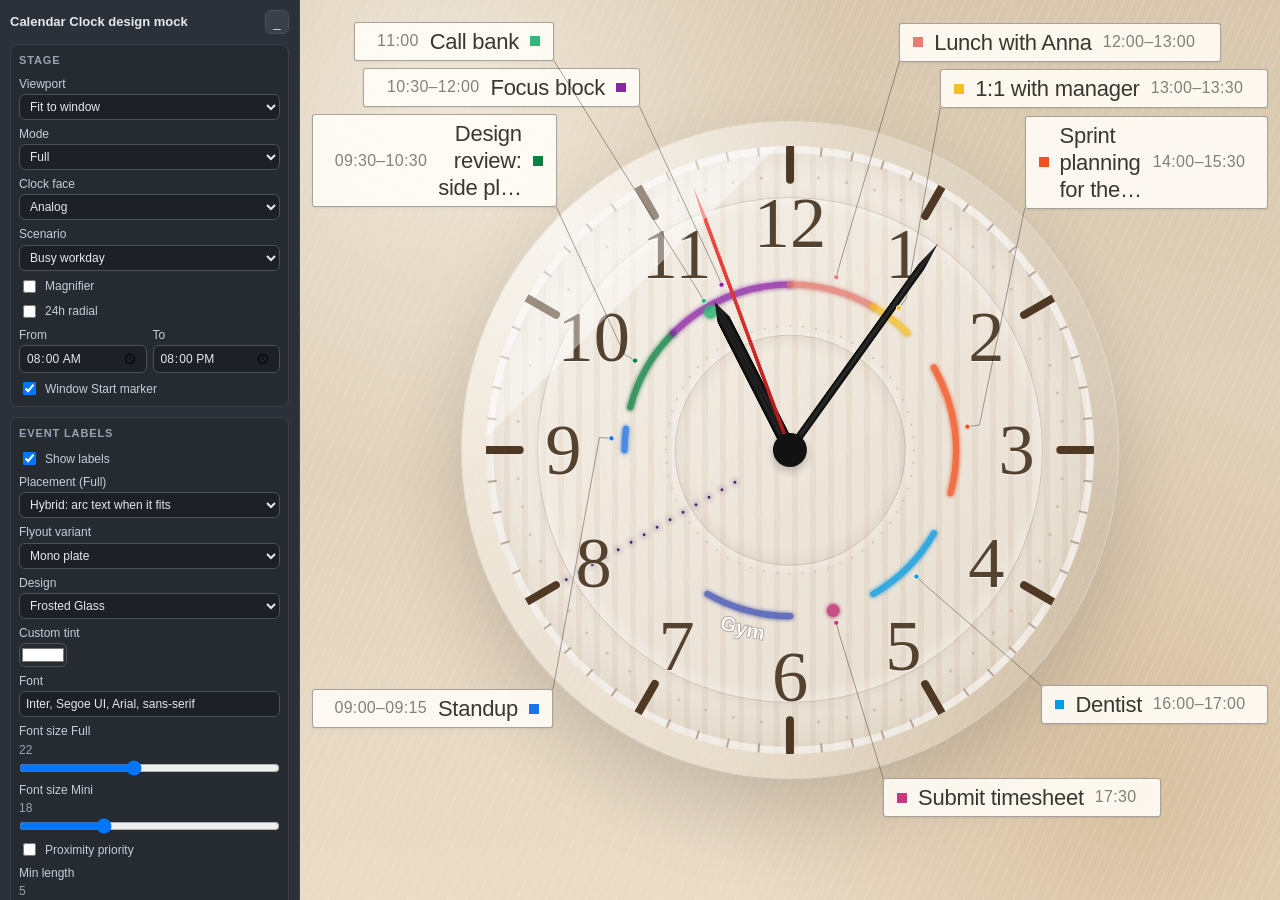
<file: test/design-mock/index.html>
<!DOCTYPE html>
<html lang="en">
<head>
    <meta charset="UTF-8" />
    <meta name="viewport" content="width=device-width, initial-scale=1.0" />
    <title>Calendar Clock — Design Mock</title>
    <link rel="stylesheet" href="design-mock.css" />
</head>
<body>
    <aside class="mock-panel" id="mockPanel" aria-label="Design mock controls">
        <header class="mock-panel-header">
            <strong>Calendar Clock design mock</strong>
            <button type="button" id="mockCollapse" title="Collapse or expand the panel">_</button>
        </header>

        <section class="mock-group">
            <h2>Stage</h2>
            <label>Viewport
                <select id="mockViewport">
                    <option value="fit">Fit to window</option>
                    <option value="1920x1080">1920 × 1080</option>
                    <option value="1664x874">1664 × 874</option>
                    <option value="1366x768">1366 × 768</option>
                    <option value="2560x1440">2560 × 1440</option>
                    <option value="4000x2178">4000 × 2178</option>
                </select>
            </label>
            <label>Mode
                <select id="mockMode">
                    <option value="full">Full</option>
                    <option value="mini">Mini</option>
                </select>
            </label>
            <label>Clock face <select id="mockFace"></select></label>
            <label>Scenario <select id="mockScenario"></select></label>
            <label class="mock-toggle"><input type="checkbox" id="mockMagnifier"> Magnifier</label>
            <label class="mock-toggle"><input type="checkbox" id="mockRadial24"> 24h radial</label>
            <div class="mock-row">
                <label>From <input type="time" id="mockWindowStart" value="08:00"></label>
                <label>To <input type="time" id="mockWindowEnd" value="20:00"></label>
            </div>
            <label class="mock-toggle"><input type="checkbox" id="mockWindowMarker" checked> Window Start marker</label>
        </section>

        <section class="mock-group">
            <h2>Event labels</h2>
            <label class="mock-toggle"><input type="checkbox" id="mockLabels" checked> Show labels</label>
            <label>Placement (Full)
                <select id="mockPlacement">
                    <option value="hybrid">Hybrid: arc text when it fits</option>
                    <option value="flyout">Flyouts only</option>
                    <option value="arc">Arc text only</option>
                </select>
            </label>
            <label>Flyout variant
                <select id="mockFlyoutVariant">
                    <option value="mono">Mono plate</option>
                    <option value="ledger">Ledger rows</option>
                    <option value="engraved">Engraved capitals</option>
                </select>
            </label>
            <label>Design
                <select id="mockLabelStyle">
                    <option value="glass">Frosted Glass</option>
                    <option value="ink">Paper Tag</option>
                    <option value="glow">Night Signal</option>
                    <option value="color">Event Wash</option>
                    <option value="custom">Custom Tint</option>
                </select>
            </label>
            <label>Custom tint <input type="color" id="mockCustomColor" value="#ffffff"></label>
            <label>Font <input type="text" id="mockFontFamily" value="Inter, Segoe UI, Arial, sans-serif"></label>
            <label>Font size Full <output id="mockFontSizeFullOut">22</output>
                <input type="range" id="mockFontSizeFull" min="8" max="40" value="22"></label>
            <label>Font size Mini <output id="mockFontSizeMiniOut">18</output>
                <input type="range" id="mockFontSizeMini" min="8" max="40" value="18"></label>
            <label class="mock-toggle"><input type="checkbox" id="mockProximity"> Proximity priority</label>
            <label>Min length <output id="mockMinLengthOut">5</output>
                <input type="range" id="mockMinLength" min="1" max="20" value="5"></label>
            <label>Shorten threshold <output id="mockShortenOut">250</output>
                <input type="range" id="mockShorten" min="50" max="305" step="5" value="250"></label>
            <label>Anchor
                <select id="mockAnchor">
                    <option value="center">Center</option>
                    <option value="start">Start</option>
                    <option value="end">End</option>
                </select>
            </label>
            <label>Opacity <output id="mockOpacityOut">100</output>
                <input type="range" id="mockOpacity" min="10" max="100" value="100"></label>
            <label>Arc distance <output id="mockArcDistanceOut">12</output>
                <input type="range" id="mockArcDistance" min="0" max="60" value="12"></label>
        </section>

        <section class="mock-group">
            <h2>Arcs</h2>
            <label class="mock-toggle"><input type="checkbox" id="mockArcs" checked> Show arcs</label>
            <label>Density <output id="mockDensityOut">50</output>
                <input type="range" id="mockDensity" min="0" max="100" value="50"></label>
            <label>Thickness <output id="mockThicknessOut">60</output>
                <input type="range" id="mockThickness" min="0" max="100" value="60"></label>
            <label>Gap <output id="mockGapOut">0</output>
                <input type="range" id="mockGap" min="0" max="100" value="0"></label>
            <label class="mock-toggle"><input type="checkbox" id="mockNonOverlapping"> Same-level non-overlapping</label>
        </section>

        <section class="mock-group mock-actions">
            <button type="button" id="mockReload" title="Reload the clock frame with the current settings">Reload frame</button>
            <button type="button" id="mockReset" title="Forget saved mock settings">Reset settings</button>
            <div class="mock-status" id="mockStatus">Loading…</div>
        </section>
    </aside>

    <main class="mock-stage" id="mockStage">
        <div class="mock-frame-box" id="mockFrameBox">
            <iframe id="mockFrame" title="Calendar Clock frame"></iframe>
        </div>
    </main>

    <script src="../../src/providers/provider-registry.js"></script>
    <script src="../../src/temporal-projection/temporal-projection.js"></script>
    <script src="scenarios.js"></script>
    <script src="design-mock.js"></script>
</body>
</html>
</file>
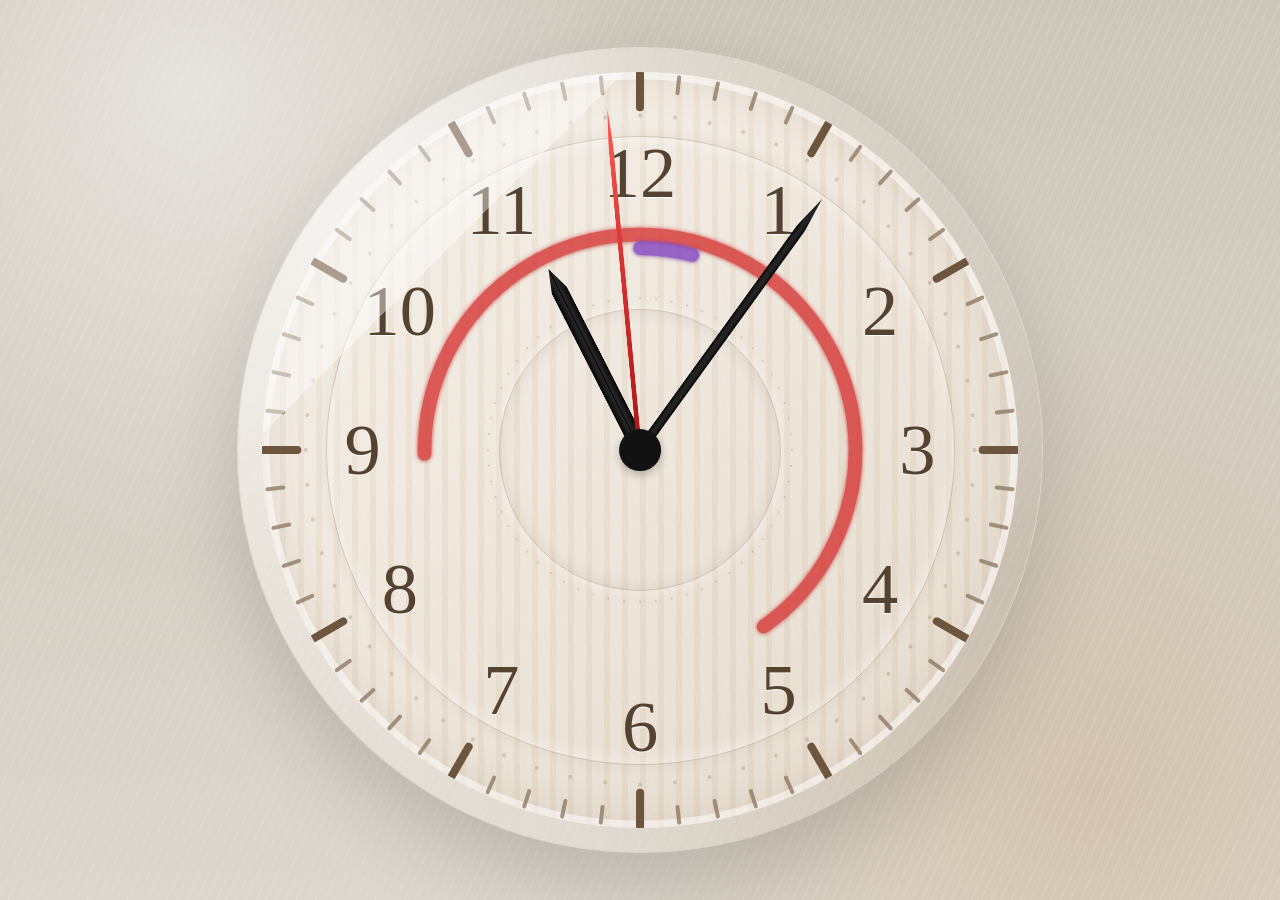
<file: glass clock.html>
<!DOCTYPE html>
<html lang="en">

<head>
    <meta charset="UTF-8" />
    <meta name="viewport" content="width=device-width, initial-scale=1.0" />
    <title>Liquid Glass Clock</title>
    <style>
        /* ============================================================
           ARCHITECTURE OVERVIEW
           ============================================================
           This page renders an analog clock with a "liquid glass"
           magnifying-lens effect that follows the cursor.

           LAYER STACK (inside .stage):
             1. .clock              – the base clock (face, rim, hands, ticks, numbers, arcs)
             2. .magnifier          – floating lens that appears on hover / auto-animation
                └ .lens-window      – circular viewport with overflow:hidden
                  └ .magnified-content  – clips & filters the magnified scene
                    └ .magnified-clock  – a CLONE of .clock, scaled by MAGNIFY
                  └ .liquid-glass-*     – refraction / tint overlays
                  └ .lens-shine         – specular highlight

           TEXTURE SYSTEM:
             • --page-texture / --page-bg-base  → body & magnified-content background
             • --face-texture                   → fine diagonal lines on the clock face
             • The solid face color is applied via a linear-gradient shim
               (plain colors are invalid as non-final background-image layers)

           IMPORTANT FOR STYLE CHANGES:
             • .magnified-clock carries class "clock" so it inherits ALL .clock
               styles (border, background layers, pseudo-elements). Do NOT add
               background overrides on .magnified-clock or the textures will
               diverge from the base clock.
             • The outer rim is a translucent wash, not a metallic ring.
               See --rim-highlight / --rim-shadow tokens.
             • Clock internals (ticks, numbers, hands) are built by JS in
               buildClockFace() for BOTH .clock and .magnified-clock using
               the same clockSize value.
           ============================================================ */

        /* --- Reset ------------------------------------------------- */
        *,
        *::before,
        *::after {
            box-sizing: border-box;
            margin: 0;
            padding: 0;
        }

        /* --- Design tokens ----------------------------------------- */
        :root {
            /* Rim wash: translucent cream/gray, top-left highlight */
            --rim-highlight: rgba(255, 255, 255, .68);
            --rim-mid: rgba(239, 234, 225, .44);
            --rim-shadow: rgba(176, 168, 156, .26);

            /* Solid face base color (cream) */
            --face: #eee7dc;

            /* Rim dimensions */
            --rim-width: clamp(9px, 2.7vmin, 24px);

            /* Texture angles – tweak these to change the "linen" direction */
            --page-texture-angle: 115deg;
            --face-texture-angle: 82deg;

            /* Page background: subtle linen lines over a soft gradient */
            --page-texture:
                repeating-linear-gradient(var(--page-texture-angle),
                    rgba(255, 255, 255, .12) 0 1px,
                    transparent 1px 9px);

            --page-bg-base:
                radial-gradient(circle at 15% 10%, rgba(255, 255, 255, .50), transparent 34%),
                radial-gradient(circle at 85% 88%, rgba(184, 141, 90, .24), transparent 36%),
                linear-gradient(180deg, #cdc6ba 0%, #dcd6cc 100%);

            /* Clock face texture: fine diagonal white lines */
            --face-texture:
                repeating-linear-gradient(var(--face-texture-angle),
                    rgba(255, 255, 255, .10) 0 1px,
                    transparent 1px 8px);

            --face-grain:
                repeating-linear-gradient(90deg,
                    rgba(184, 141, 90, .10) 0 6px,
                    rgba(255, 255, 255, 0) 6px 18px);

            /* Composed page background (texture + base) */
            --page-bg: var(--page-texture), var(--page-bg-base);

            /* Miscellaneous tokens */
            --ink: #111111;
            --second: #d5312f;
            --lens-size: 550px;
            --magnify: 1.55;
            --clock-margin: 48px;
        }

        /* --- Page layout ------------------------------------------- */
        html {
            width: 100%;
            height: 100%;
        }

        body {
            width: 100%;
            min-height: 100vh;
            min-height: 100dvh;
            display: grid;
            place-items: center;
            overflow: hidden;
            background: var(--page-bg);
            font-family: Georgia, "Times New Roman", serif;
        }

        /* --- Stage: square container that holds clock + magnifier -- */
        .stage {
            position: relative;
            width: min(calc(100vw - var(--clock-margin) - var(--clock-margin)),
                    calc(100vh - var(--clock-margin) - var(--clock-margin)));
            height: min(calc(100vw - var(--clock-margin) - var(--clock-margin)),
                    calc(100vh - var(--clock-margin) - var(--clock-margin)));
            display: grid;
            place-items: center;
        }

        /* --- UI controls (top-right): lens size slider, auto-interval --- */
        .lens-size-control {
            position: fixed;
            top: 16px;
            right: 16px;
            z-index: 40;
            display: grid;
            gap: 8px;
            justify-items: end;
            opacity: 0;
            transition: opacity .18s ease;
        }

        .lens-size-control:hover,
        .lens-size-control:focus-within {
            opacity: 1;
        }

        .lens-size-control input[type="range"],
        .lens-size-control input[type="text"],
        .lens-size-control button {
            width: 170px;
        }

        .lens-size-control input[type="range"] {
            cursor: pointer;
        }

        .lens-size-control input[type="text"] {
            padding: 6px 8px;
            border: 1px solid rgba(110, 85, 61, .32);
            border-radius: 8px;
            background: rgba(248, 246, 241, .9);
            color: var(--ink);
            font: 14px Georgia, "Times New Roman", serif;
            text-align: right;
        }

        .lens-size-control button {
            padding: 7px 8px;
            border: 1px solid rgba(110, 85, 61, .32);
            border-radius: 8px;
            background: rgba(184, 141, 90, .88);
            color: #fff;
            font: 14px Georgia, "Times New Roman", serif;
            cursor: pointer;
        }

        .lens-size-control button:active {
            transform: translateY(1px);
        }

        /* --- UI controls (bottom-right): time-range arc settings --- */
        .time-range-controls {
            position: fixed;
            right: 16px;
            bottom: 16px;
            z-index: 40;
            display: grid;
            gap: 8px;
            padding: 10px;
            border: 1px solid rgba(110, 85, 61, .26);
            border-radius: 12px;
            background: rgba(248, 246, 241, .88);
            box-shadow: 0 1.1vmin 2.4vmin rgba(0, 0, 0, .12);
            color: rgba(70, 51, 32, .95);
            font: 13px Georgia, "Times New Roman", serif;
            opacity: 0;
            transition: opacity .18s ease;
        }

        .time-range-controls:hover,
        .time-range-controls:focus-within {
            opacity: 1;
        }

        .time-range-row {
            display: grid;
            grid-template-columns: 74px 84px 84px;
            gap: 8px;
            align-items: center;
        }

        .time-range-toggle,
        .time-range-field {
            display: flex;
            align-items: center;
            gap: 5px;
            white-space: nowrap;
        }

        .time-range-toggle input {
            cursor: pointer;
        }

        .time-range-field input {
            width: 58px;
            padding: 4px 5px;
            border: 1px solid rgba(110, 85, 61, .30);
            border-radius: 7px;
            background: rgba(255, 255, 255, .72);
            color: var(--ink);
            font: 12px Georgia, "Times New Roman", serif;
            appearance: none;
            -webkit-appearance: none;
            -moz-appearance: textfield;
        }

        .time-range-field input[type="time"]::-webkit-calendar-picker-indicator,
        .time-range-field input[type="time"]::-webkit-clear-button,
        .time-range-field input[type="time"]::-webkit-inner-spin-button,
        .time-range-field input[type="time"]::-webkit-outer-spin-button {
            display: none;
            -webkit-appearance: none;
            opacity: 0;
        }

        .range-name {
            display: inline-flex;
            align-items: center;
            gap: 5px;
        }

        .range-name::before {
            content: "";
            width: 10px;
            height: 10px;
            border-radius: 50%;
            background: currentColor;
        }

        .range-red {
            color: #d5312f;
        }

        .range-violet {
            color: #7f3fbf;
        }

        .range-orange {
            color: #f28c28;
        }

        /* --- Clock face & translucent outer rim ---------------------
           Background layer stack (top → bottom):
             1. Highlight sheen          – subtle 140° white gradient (padding-box)
             2. Face texture             – fine diagonal linen lines   (padding-box)
             3. Face grain               – faint warm vertical weave   (padding-box)
             4. Solid face color shim    – opaque cream via gradient   (padding-box)
             5. Translucent rim wash     – subtle cream/gray edge      (border-box)
           The solid face color MUST be a linear-gradient(color,color)
           because plain colors are invalid as <bg-image> in non-final
           layers. Using a plain color here would cause the texture to
           render inconsistently (especially in the magnified clone).
           NOTE: .magnified-clock also carries this class. Do NOT add
           background overrides on .magnified-clock or textures will
           diverge from the base clock.
        --------------------------------------------------------------- */
        .clock {
            width: 100%;
            height: 100%;
            border-radius: 50%;
            position: relative;
            overflow: hidden;
            background:
                linear-gradient(140deg, rgba(255, 255, 255, .42), rgba(255, 255, 255, .05) 42%, rgba(121, 82, 39, .08)) padding-box,
                var(--face-texture) padding-box,
                var(--face-grain) padding-box,
                linear-gradient(var(--face), var(--face)) padding-box,
                /* Rim: intentionally soft, matching the accidental non-metal render. */
                conic-gradient(from 315deg,
                    var(--rim-highlight) 0deg,
                    var(--rim-mid) 56deg,
                    var(--rim-shadow) 150deg,
                    rgba(231, 225, 216, .34) 226deg,
                    rgba(250, 247, 241, .54) 306deg,
                    var(--rim-highlight) 360deg) border-box;
            border: var(--rim-width) solid transparent;
            box-shadow:
                inset 0 0 0 clamp(3px, .8vmin, 8px) rgba(255, 255, 255, .55),
                inset 0 0 5vmin rgba(99, 64, 27, .13),
                0 0 0 1px rgba(255, 255, 255, .40),
                0 4vmin 9vmin rgba(0, 0, 0, .15);
        }

        /* Inner decorative ring near the number track */
        .clock::before {
            content: "";
            position: absolute;
            inset: 8.4%;
            border-radius: 50%;
            border: 1px solid rgba(110, 85, 61, .22);
            box-shadow:
                inset 0 0 2vmin rgba(255, 255, 255, .55),
                0 0 1.4vmin rgba(110, 85, 61, .08);
            pointer-events: none;
            z-index: 1;
        }

        /* Glass-dome highlight across the face (screen-blended) */
        .clock::after {
            content: "";
            position: absolute;
            inset: 0;
            border-radius: 50%;
            background: linear-gradient(135deg, rgba(255, 255, 255, .42) 0 24%, transparent 24% 100%);
            pointer-events: none;
            z-index: 6;
            mix-blend-mode: screen;
        }

        /* --- Clock internals: ticks, numbers, hands, arcs ---------
           Z-order inside .clock:
             z1  .dot-rings   – 60-dot minute rings
             z1  .center-shadow-ring – smaller copy of the shadowed circular border
             z1  .ticks       – minute/hour tick marks
             z2  .time-arcs   – SVG colored arcs for time ranges
             z3  .numbers     – hour numerals 1-12
             z4  .hands       – hour / minute / second hands
             z5  .center      – center cap dot
             z6  .clock::after – glass-dome highlight
        --------------------------------------------------------------- */
        .ticks,
        .dot-rings,
        .hands,
        .numbers {
            position: absolute;
            inset: 0;
        }

        .ticks,
        .tick,
        .dot-rings,
        .center-shadow-ring,
        .minute-dot,
        .numbers,
        .number,
        .hands,
        .hand,
        .center {
            pointer-events: none;
        }

        .ticks {
            z-index: 1;
        }

        .dot-rings {
            z-index: 1;
        }

        .numbers {
            z-index: 3;
        }

        /* Minute dot rings are generated from center/radius geometry in JS. */
        .minute-dot {
            position: absolute;
            left: 50%;
            top: 50%;
            border-radius: 50%;
            background: rgba(110, 85, 61, .22);
            box-shadow: 0 0 .24vmin rgba(255, 255, 255, .22);
        }

        .center-shadow-ring {
            position: absolute;
            left: 50%;
            top: 50%;
            border-radius: 50%;
            border: 1px solid rgba(110, 85, 61, .22);
            box-shadow:
                inset 0 0 1.8vmin rgba(110, 85, 61, .13),
                0 0 1.4vmin rgba(255, 255, 255, .48);
            transform: translate(-50%, -50%);
        }

        .hands {
            z-index: 4;
        }

        /* SVG overlay for colored time-range arcs */
        .time-arcs {
            position: absolute;
            inset: 0;
            width: 100%;
            height: 100%;
            pointer-events: none;
            z-index: 2;
        }

        .time-arc {
            fill: none;
            stroke-linecap: round;
            stroke-linejoin: round;
            opacity: .78;
            filter:
                drop-shadow(0 .18vmin .18vmin rgba(0, 0, 0, .14)) drop-shadow(0 0 .28vmin currentColor);
            pointer-events: stroke;
            cursor: help;
        }

        .time-arc:hover,
        .time-arc.is-arc-hovered {
            opacity: 1;
            filter:
                drop-shadow(0 .22vmin .20vmin rgba(0, 0, 0, .16)) drop-shadow(0 0 1vmin currentColor);
        }

        /* --- Tick marks -------------------------------------------- */
        .tick {
            position: absolute;
            left: 50%;
            top: 50%;
            transform-origin: center center;
            border-radius: 999px;
        }

        /* --- Hour numerals ----------------------------------------- */
        .number {
            position: absolute;
            left: 50%;
            top: 50%;
            width: 2.448em;
            height: 2.448em;
            display: grid;
            place-items: center;
            color: rgba(70, 51, 32, .92);
            font-size: clamp(2.1528rem, 8.0496vmin, 6.4584rem);
            line-height: 1;
            text-align: center;
            transform-origin: center center;
            text-shadow: 0 1px 0 rgba(255, 255, 255, .75);
            user-select: none;
        }

        /* --- Hands ------------------------------------------------- */
        .hand {
            position: absolute;
            left: 50%;
            top: 50%;
            transform-origin: center bottom;
            filter: drop-shadow(0 .45vmin .45vmin rgba(0, 0, 0, .20));
            border-radius: 0;
            clip-path: polygon(50% 0%, 100% 12%, 100% 100%, 0% 100%, 0% 12%);
        }

        /* Hour & minute: dark metallic gradient */
        .hour-hand,
        .minute-hand {
            background:
                linear-gradient(90deg,
                    #050505 0%,
                    #292929 44%,
                    #000000 50%,
                    #292929 56%,
                    #050505 100%);
        }

        /* Second hand: red gradient */
        .second-hand {
            background: linear-gradient(180deg, #ff5a52 0%, #d5312f 48%, #a91516 100%);
        }

        /* Center cap over the hand pivot */
        .center {
            position: absolute;
            left: 50%;
            top: 50%;
            transform: translate(-50%, -50%);
            border-radius: 50%;
            background: #121212;
            z-index: 5;
            box-shadow: 0 .45vmin 1vmin rgba(0, 0, 0, .22);
        }

        /* --- Magnifier lens ----------------------------------------
           The magnifier is positioned at the cursor (or auto-animated).
           It contains a lens-window that clips and filters a scaled
           clone of the clock (.magnified-clock).
           Visibility is toggled via .is-hovering / .is-auto-magnifying
           classes on .stage.
        --------------------------------------------------------------- */
        .magnifier {
            position: absolute;
            width: var(--lens-size);
            height: var(--lens-size);
            left: 0;
            top: 0;
            border-radius: 50%;
            opacity: 0;
            pointer-events: none;
            overflow: visible;
            transform: translate(-50%, -50%) scale(.92);
            transition: opacity .18s ease, transform .18s ease;
            z-index: 20;
            filter: drop-shadow(0 2.3vmin 2.5vmin rgba(0, 0, 0, .18));
            will-change: left, top, transform;
        }

        .stage.is-auto-magnifying .magnifier {
            pointer-events: auto;
            cursor: pointer;
        }

        .stage.is-hovering .magnifier,
        .stage.is-auto-magnifying .magnifier {
            opacity: 1;
            transform: translate(-50%, -50%) scale(1);
        }

        .stage.is-hovering {
            cursor: none;
        }

        /* Lens viewport & magnified scene wrapper.
           background: var(--page-bg) gives the magnified area the same
           page texture so edges outside the clock face match. */
        .lens-window,
        .magnified-content {
            position: absolute;
            inset: 0;
            border-radius: inherit;
            overflow: hidden;
            isolation: isolate;
            z-index: 1;
            background: var(--page-bg);
            will-change: filter;
        }

        .lens-window {
            box-shadow:
                inset 0 0 0 1px rgba(255, 255, 255, .70),
                inset 0 0 4.2vmin rgba(255, 255, 255, .26),
                inset 0 -2.8vmin 4.8vmin rgba(73, 43, 12, .10),
                0 1.8vmin 4.2vmin rgba(0, 0, 0, .15);
            --lens-glare-x: 28%;
            --lens-glare-y: 20%;
        }

        /* Magnified clone of the clock.
           This element also carries class "clock", so it inherits the
           full layered background (texture + face color + rim).
           DO NOT override background or background-color here —
           doing so breaks the texture pattern, causing a visible
           mismatch between the magnified and base clock faces. */
        .magnified-clock {
            position: absolute;
            left: 0;
            top: 0;
            width: 100%;
            height: 100%;
            border-radius: 50%;
            transform-origin: 0 0;
            will-change: transform;
        }

        /* --- Liquid-glass optical layers (inside the lens) -------- */
        .liquid-glass-layer,
        .lens-shine {
            position: absolute;
            inset: 0;
            border-radius: inherit;
            pointer-events: none;
        }

        .liquid-glass-refraction {
            z-index: 8;
            background:
                radial-gradient(circle at 24% 18%, rgba(255, 255, 255, .20), transparent 24%),
                radial-gradient(circle at 68% 80%, rgba(255, 255, 255, .075), transparent 38%);
            mix-blend-mode: screen;
        }

        .liquid-glass-tint {
            background:
                radial-gradient(circle at 30% 22%, rgba(255, 255, 255, .12), transparent 22%),
                radial-gradient(circle at 68% 80%, rgba(255, 255, 255, .035), transparent 34%),
                rgba(255, 255, 255, .02);
            mix-blend-mode: screen;
        }

        .lens-shine {
            background:
                radial-gradient(ellipse at 25% 18%, rgba(255, 255, 255, .42) 0 7%, rgba(255, 255, 255, .14) 12%, transparent 27%),
                radial-gradient(circle at 51% 49%, transparent 0 55%, rgba(255, 255, 255, .06) 69%, rgba(255, 255, 255, .18) 100%),
                linear-gradient(138deg, rgba(255, 255, 255, .18) 0 18%, rgba(255, 255, 255, .025) 35%, transparent 58%);
            mix-blend-mode: screen;
        }

        /* --- Arc tooltip (time-range hover info) ------------------- */
        .arc-tooltip {
            position: fixed;
            left: 0;
            top: 0;
            z-index: 80;
            min-width: 380px;
            padding: 18px 22px;
            border: 1px solid rgba(110, 85, 61, .26);
            border-left: 5px solid var(--arc-tooltip-color, #b88d5a);
            border-radius: 16px;
            background: rgba(248, 246, 241, .94);
            color: rgba(35, 28, 20, .96);
            box-shadow: 0 1.4vmin 3vmin rgba(0, 0, 0, .18);
            font-family: "Century Gothic", sans-serif;
            font-size: 26px;
            opacity: 0;
            visibility: hidden;
            pointer-events: none;
            transform: translate(14px, 14px) scale(.98);
            transition: opacity .14s ease, transform .14s ease, visibility .14s ease;
        }

        .arc-tooltip.is-visible {
            opacity: 1;
            visibility: visible;
            pointer-events: auto;
        }

        .arc-tooltip-title {
            display: flex;
            align-items: center;
            gap: 7px;
            margin-bottom: 6px;
            font-weight: bold;
        }

        .arc-tooltip-dot {
            width: 10px;
            height: 10px;
            border-radius: 50%;
            background: var(--arc-tooltip-color, #b88d5a);
        }

        .arc-tooltip-range {
            margin-bottom: 7px;
            color: rgba(70, 51, 32, .78);
            font-size: 12px;
        }

        .arc-tooltip-row {
            display: flex;
            justify-content: space-between;
            gap: 14px;
            margin-top: 4px;
        }

        .arc-tooltip-row strong {
            font-weight: bold;
        }

        .arc-tooltip-muted {
            color: rgba(70, 51, 32, .68);
        }

        .arc-tooltip-progress {
            height: 7px;
            margin-top: 8px;
            overflow: hidden;
            border-radius: 999px;
            background: rgba(110, 85, 61, .16);
        }

        .arc-tooltip-progress span {
            display: block;
            height: 100%;
            width: 0%;
            border-radius: inherit;
            background: var(--arc-tooltip-color, #b88d5a);
        }
    </style>
</head>

<body>
    <!-- ==========================================================
         DOM STRUCTURE
         ==========================================================
         .stage                    – positions clock + magnifier
           .clock                  – base clock (internals built by JS)
           .magnifier              – cursor-following lens container
             .lens-window          – circular clipping viewport
               .magnified-content  – filtered wrapper (SVG displacement)
                 .magnified-clock  – scaled clone (also has class "clock")
               .liquid-glass-*    – refraction & tint overlays
               .lens-shine        – specular highlight
         ========================================================== -->
    <main class="stage" id="stage" aria-label="Analog clock with liquid glass magnifying cursor">
        <div class="clock" id="clock"></div>
        <div class="magnifier" id="magnifier" aria-hidden="true">
            <div class="lens-window" id="lensWindow">
                <div class="magnified-content" id="magnifiedContent">
                    <div class="clock magnified-clock" id="magnifiedClock"></div>
                </div>
                <div class="liquid-glass-layer liquid-glass-refraction" id="lensGlassRefraction"></div>
                <div class="liquid-glass-layer liquid-glass-tint" id="lensGlassTint"></div>
                <div class="lens-shine"></div>
            </div>
        </div>
    </main>

    <div class="lens-size-control" aria-label="Magnifying glass controls">
        <input id="lensSizeSlider" type="range" aria-label="Magnifying glass size" />
        <input id="autoIntervalInput" type="text" inputmode="numeric" value="600"
            aria-label="Automatic magnifier interval in seconds" title="Automatic magnifier interval in seconds" />
        <button id="manualAutoButton" type="button" aria-label="Manually launch automatic magnifier sequence">Launch
            auto lens</button>
    </div>

    <div class="time-range-controls" aria-label="Clock time range controls">
        <div class="time-range-row">
            <label class="time-range-toggle">
                <input id="range1Enabled" type="checkbox" checked />
                <span class="range-name range-red">Red</span>
            </label>
            <label class="time-range-field">
                <span>from</span>
                <input id="range1From" type="time" value="08:58" aria-label="Red range from time" />
            </label>
            <label class="time-range-field">
                <span>to</span>
                <input id="range1To" type="time" value="16:50" aria-label="Red range to time" />
            </label>
        </div>
        <div class="time-range-row">
            <label class="time-range-toggle">
                <input id="range2Enabled" type="checkbox" checked />
                <span class="range-name range-violet">Violet</span>
            </label>
            <label class="time-range-field">
                <span>from</span>
                <input id="range2From" type="time" value="12:00" aria-label="Violet range from time" />
            </label>
            <label class="time-range-field">
                <span>to</span>
                <input id="range2To" type="time" value="12:30" aria-label="Violet range to time" />
            </label>
        </div>
        <div class="time-range-row">
            <label class="time-range-toggle">
                <input id="range3Enabled" type="checkbox" />
                <span class="range-name range-orange">Orange</span>
            </label>
            <label class="time-range-field">
                <span>from</span>
                <input id="range3From" type="time" value="15:00" aria-label="Orange range from time" />
            </label>
            <label class="time-range-field">
                <span>to</span>
                <input id="range3To" type="time" value="18:00" aria-label="Orange range to time" />
            </label>
        </div>
    </div>
    <div class="arc-tooltip" id="arcTooltip" aria-hidden="true"></div>

    <script>
        /* ============================================================
           JAVASCRIPT – OVERVIEW
           ============================================================
           Sections (in order):
             1. DOM references
             2. Constants & configuration
             3. Time-range control bindings
             4. Mutable state
             5. Clock face builder        – buildClockFace()
             6. Time helpers              – parseTime*, formatDuration, etc.
             7. Time-range arcs           – updateTimeArcs(), describeClockArc()
             8. Arc tooltip system        – show/hide/position tooltip
             9. Magnifier core            – updateMagnifier(), buildClock()
            10. Auto-magnifier animation  – schedule, enter/hold/exit phases
            11. Pointer event handlers
            12. Lens size slider & UI
            13. Liquid-glass SVG filter   – displacement & specular maps
            14. Animation loop & resize
           ============================================================ */

        // ── 1. DOM references ──────────────────────────────────────
        const stageEl = document.getElementById("stage");
        const clockEl = document.getElementById("clock");
        const magnifierEl = document.getElementById("magnifier");
        const lensWindowEl = document.getElementById("lensWindow");
        const lensGlassRefractionEl = document.getElementById("lensGlassRefraction");
        const lensGlassTintEl = document.getElementById("lensGlassTint");
        const magnifiedContentEl = document.getElementById("magnifiedContent");
        const magnifiedClockEl = document.getElementById("magnifiedClock");
        const lensSizeSliderEl = document.getElementById("lensSizeSlider");
        const autoIntervalInputEl = document.getElementById("autoIntervalInput");
        const manualAutoButtonEl = document.getElementById("manualAutoButton");
        const arcTooltipEl = document.getElementById("arcTooltip");

        // ── 2. Constants & configuration ───────────────────────────
        const MAGNIFY = 1.55;                         // magnification factor
        const AUTO_PRE_MS = 10000;                    // ms before target time the lens slides in
        const AUTO_POST_MS = 10000;                   // ms after target time the lens stays
        const AUTO_SLIDE_MS = 1600;                   // slide-in / slide-out animation duration
        const SVG_NS = "http://www.w3.org/2000/svg";

        const LENS_MIN_SIZE = 140;                    // slider min (px)
        const LENS_DEFAULT_SIZE = 550;                // slider default (px)
        const LENS_MAX_SIZE = LENS_DEFAULT_SIZE * 2;  // slider max (px)

        /* Liquid-glass SVG filter tuning.
           These control the displacement map, blur, and specular highlight
           applied to .magnified-content via an SVG feDisplacementMap filter. */
        const LIQUID_GLASS_CONFIG = {
            glassThickness: 92,
            bezelWidth: 42,
            ior: 1.42,            // index of refraction
            scaleRatio: 1.08,
            blur: 0.85,
            sharpCenterArea: 0.8,
            blurTransitionRatio: 0.065,
            specularOpacity: 0.78,
            specularSat: 0.08,
            tintColor: "255,255,255",
            tintOpacity: 0.055,
            innerShadow: "rgba(255,255,255,.34)",
            innerShadowBlur: 38,
            innerShadowSpread: -10,
            balancedSpecular: false
        };

        // ── 3. Time-range control bindings ────────────────────────
        const timeRangeControls = [
            {
                enabledEl: document.getElementById("range1Enabled"),
                fromEl: document.getElementById("range1From"),
                toEl: document.getElementById("range1To"),
                color: "#d5312f",
            },
            {
                enabledEl: document.getElementById("range2Enabled"),
                fromEl: document.getElementById("range2From"),
                toEl: document.getElementById("range2To"),
                color: "#7f3fbf",
            },
            {
                enabledEl: document.getElementById("range3Enabled"),
                fromEl: document.getElementById("range3From"),
                toEl: document.getElementById("range3To"),
                color: "#f28c28",
            },
        ];

        // ── 4. Mutable state ───────────────────────────────────────
        let clockSize = 0;                   // px width of the base clock
        let lensSize = 0;                    // px width of the lens
        let pointerX = 0;                    // cursor X relative to .stage
        let pointerY = 0;                    // cursor Y relative to .stage
        let autoTimerId = null;              // setTimeout id for next auto sequence
        let autoMagnifierActive = false;     // true while an auto-magnifier sequence runs
        let autoPhase = "idle";              // "idle" | "enter" | "hold" | "exit"
        let autoPhaseStart = 0;              // performance.now() when current phase began
        let autoFromX = 0;                   // slide animation start X
        let autoFromY = 0;                   // slide animation start Y
        let autoToX = 0;                     // slide animation end X
        let autoToY = 0;                     // slide animation end Y
        let autoExitStartMs = 0;             // perf timestamp to begin exit phase
        let activeArcTooltipIndex = null;    // which arc tooltip is showing (0/1/2 or null)
        let arcTooltipHovered = false;       // pointer is over the tooltip itself
        let arcTooltipHideTimer = null;      // delayed-hide timer for tooltip
        let mouseMagnifierHidden = false;    // user double-clicked to hide lens
        let liquidGlassDefsEl = null;        // <defs> element for SVG filters
        let lensLiquidGlassFilterEl = null;  // current <filter> element
        let lensGlassRebuildTimer = null;    // debounce timer for filter rebuild

        // ── 5. Clock face builder ─────────────────────────────────
        const DOT_RING_CONFIG = {
            dotsPerRing: 60,
            dotSizeRatio: 0.0024,
            minDotSize: 1.35,
            centerShadowRadiusRatioFromCenter: 0.1755,
            // radiusRatioFromCenter controls closeness to center: 0 = center, 0.5 = clock edge.
            rings: [
                { className: "dot-ring-inner", radiusRatioFromCenter: 0.189 },
                { className: "dot-ring-outer", radiusRatioFromCenter: 0.416, dotSizeMultiplier: 2 },
            ],
        };

        // Builds ticks, 60-dot rings, numbers, hands, time-arc SVG, and center dot
        // into the given target element. Called for BOTH the base clock
        // and the magnified clone with identical clockSize.
        function buildClockFace(target) {
            target.innerHTML = "";
            const size = clockSize || target.offsetWidth;
            const r = size / 2;

            function makeMinuteDotRing(config) {
                const ring = document.createElement("div");
                const dotRadius = size * config.radiusRatioFromCenter;
                const dotSize = Math.max(DOT_RING_CONFIG.minDotSize, size * DOT_RING_CONFIG.dotSizeRatio)
                    * (config.dotSizeMultiplier || 1);

                ring.className = `dot-ring ${config.className}`;
                ring.dataset.dotCount = String(DOT_RING_CONFIG.dotsPerRing);
                ring.dataset.radiusRatioFromCenter = String(config.radiusRatioFromCenter);
                ring.dataset.dotSizeMultiplier = String(config.dotSizeMultiplier || 1);
                ring.dataset.radius = String(dotRadius);

                for (let i = 0; i < DOT_RING_CONFIG.dotsPerRing; i++) {
                    const dot = document.createElement("div");
                    dot.className = "minute-dot";
                    Object.assign(dot.style, {
                        width: dotSize + "px",
                        height: dotSize + "px",
                        transform: `translate(-50%,-50%) rotate(${i * 6}deg) translateY(-${dotRadius}px)`,
                    });
                    ring.appendChild(dot);
                }

                return ring;
            }

            function makeCenterShadowRing() {
                const ring = document.createElement("div");
                const ringRadius = size * DOT_RING_CONFIG.centerShadowRadiusRatioFromCenter;
                ring.className = "center-shadow-ring";
                ring.dataset.radiusRatioFromCenter = String(DOT_RING_CONFIG.centerShadowRadiusRatioFromCenter);
                ring.dataset.radius = String(ringRadius);
                Object.assign(ring.style, {
                    width: (ringRadius * 2) + "px",
                    height: (ringRadius * 2) + "px",
                });
                return ring;
            }

            const dotRingsEl = document.createElement("div");
            dotRingsEl.className = "dot-rings";
            dotRingsEl.appendChild(makeCenterShadowRing());
            DOT_RING_CONFIG.rings.forEach(config => {
                dotRingsEl.appendChild(makeMinuteDotRing(config));
            });

            const ticksEl = document.createElement("div");
            ticksEl.className = "ticks";

            for (let i = 0; i < 60; i++) {
                const isMajor = i % 5 === 0;
                const tick = document.createElement("div");
                tick.className = "tick";
                const tickR = isMajor ? r * 0.895 : r * 0.912;
                const w = isMajor ? r * 0.020 : r * 0.010;
                const h = isMajor ? r * 0.104 : r * 0.050;
                Object.assign(tick.style, {
                    width: w + "px",
                    height: h + "px",
                    background: isMajor ? "#6e553d" : "#8a775f",
                    opacity: isMajor ? "1" : "0.76",
                    transform: `translate(-50%,-50%) rotate(${i * 6}deg) translateY(-${tickR}px)`,
                });
                ticksEl.appendChild(tick);
            }

            const arcsSvg = document.createElementNS(SVG_NS, "svg");
            arcsSvg.classList.add("time-arcs");
            arcsSvg.setAttribute("viewBox", `0 0 ${size} ${size}`);
            arcsSvg.setAttribute("aria-hidden", "true");

            timeRangeControls.forEach((control, index) => {
                const arc = document.createElementNS(SVG_NS, "path");
                arc.classList.add("time-arc", `time-arc-${index + 1}`);
                arc.dataset.rangeIndex = String(index);
                arc.setAttribute("stroke", control.color);
                arc.style.color = control.color;
                arc.setAttribute("stroke-width", String(Math.max(8, size * 0.018)));
                attachArcTooltipEvents(arc);
                arcsSvg.appendChild(arc);
            });

            const numbersEl = document.createElement("div");
            numbersEl.className = "numbers";
            for (let n = 1; n <= 12; n++) {
                const number = document.createElement("div");
                number.className = "number";
                number.textContent = n;
                const angle = n * 30;
                const numberR = r * 0.69;
                Object.assign(number.style, {
                    marginLeft: "-1.224em",
                    marginTop: "-1.224em",
                    transform: `rotate(${angle}deg) translateY(-${numberR}px) rotate(${-angle}deg)`,
                });
                numbersEl.appendChild(number);
            }

            const handsEl = document.createElement("div");
            handsEl.className = "hands";

            function makeHand(cls, wRatio, hRatio) {
                const el = document.createElement("div");
                el.className = "hand " + cls;
                const w = size * wRatio;
                const h = size * hRatio;
                Object.assign(el.style, {
                    width: w + "px",
                    height: h + "px",
                    marginLeft: (-w / 2) + "px",
                    marginTop: (-h) + "px",
                });
                return el;
            }

            const handWidth = 0.021;
            const hourHand = makeHand("hour-hand", handWidth, 0.252);
            const minHand = makeHand("minute-hand", handWidth * 0.6, 0.386);
            const secHand = makeHand("second-hand", handWidth * 0.3, 0.427);

            const dot = document.createElement("div");
            dot.className = "center";
            const ds = size * 0.052;
            Object.assign(dot.style, {
                width: ds + "px",
                height: ds + "px",
            });

            handsEl.append(hourHand, minHand, secHand, dot);
            target.append(dotRingsEl, ticksEl, arcsSvg, numbersEl, handsEl);
        }

        // ── 6. Time helpers ────────────────────────────────────────
        function parseTimeToDayMinutes(value) {
            const match = /^(\d{2}):(\d{2})$/.exec(value);
            if (!match) return null;

            const hours = Number(match[1]);
            const minutes = Number(match[2]);
            if (hours > 23 || minutes > 59) return null;

            return hours * 60 + minutes;
        }

        function formatDuration(totalMinutes) {
            const wholeMinutes = Math.max(0, Math.floor(totalMinutes));
            const hours = Math.floor(wholeMinutes / 60);
            const minutes = wholeMinutes % 60;

            if (hours && minutes) return `${hours}h ${minutes}m`;
            if (hours) return `${hours}h`;
            return `${minutes}m`;
        }

        function getRangeProgressInfo(control) {
            const fromMinutes = parseTimeToDayMinutes(control.fromEl.value);
            const toMinutes = parseTimeToDayMinutes(control.toEl.value);

            if (fromMinutes === null || toMinutes === null) {
                return { valid: false };
            }

            const now = new Date();
            const nowMinutes = now.getHours() * 60 + now.getMinutes() + now.getSeconds() / 60;

            let duration = toMinutes - fromMinutes;
            if (duration <= 0) duration += 24 * 60;
            if (fromMinutes === toMinutes) duration = 24 * 60;

            let used = nowMinutes - fromMinutes;
            if (used < 0) used += 24 * 60;

            const isActive = used <= duration;
            const remaining = Math.max(0, duration - used);
            const completion = Math.min(100, Math.max(0, used / duration * 100));

            return {
                valid: true,
                isActive,
                used,
                remaining,
                completion,
            };
        }

        // ── 8. Arc tooltip system ──────────────────────────────────
        function updateArcTooltipContent(index) {
            const control = timeRangeControls[index];
            const info = getRangeProgressInfo(control);
            const rangeName = index === 0 ? "Red range" : index === 1 ? "Violet range" : "Orange range";

            arcTooltipEl.style.setProperty("--arc-tooltip-color", control.color);

            let content = `
                <div class="arc-tooltip-title">
                    <span class="arc-tooltip-dot"></span>
                    <span>${rangeName}</span>
                </div>
                <div class="arc-tooltip-range">${control.fromEl.value} → ${control.toEl.value}</div>
            `;

            if (!info.valid) {
                content += `<div class="arc-tooltip-muted">Invalid time range</div>`;
            } else if (!info.isActive) {
                content += `<div class="arc-tooltip-muted">Not active now</div>`;
            } else {
                content += `
                    <div class="arc-tooltip-row">
                        <span>Time used</span>
                        <strong>${formatDuration(info.used)}</strong>
                    </div>
                    <div class="arc-tooltip-row">
                        <span>Time to end</span>
                        <strong>${formatDuration(info.remaining)}</strong>
                    </div>
                    <div class="arc-tooltip-row">
                        <span>Completion</span>
                        <strong>${info.completion.toFixed(1)}%</strong>
                    </div>
                    <div class="arc-tooltip-progress">
                        <span style="width: ${info.completion}%"></span>
                    </div>
                `;
            }

            arcTooltipEl.innerHTML = content;
        }

        function positionArcTooltip(event) {
            const gap = 14;
            let x = event.clientX + gap;
            let y = event.clientY + gap;

            const tooltipRect = arcTooltipEl.getBoundingClientRect();

            if (x + tooltipRect.width + gap > window.innerWidth) {
                x = event.clientX - tooltipRect.width - gap;
            }

            if (y + tooltipRect.height + gap > window.innerHeight) {
                y = event.clientY - tooltipRect.height - gap;
            }

            arcTooltipEl.style.left = x + "px";
            arcTooltipEl.style.top = y + "px";
        }

        function showArcTooltip(event) {
            clearTimeout(arcTooltipHideTimer);

            const nextIndex = Number(event.currentTarget.dataset.rangeIndex);

            if (activeArcTooltipIndex !== null && activeArcTooltipIndex !== nextIndex) {
                setArcHoverState(activeArcTooltipIndex, false);
            }

            activeArcTooltipIndex = nextIndex;
            setArcHoverState(activeArcTooltipIndex, true);
            updateArcTooltipContent(activeArcTooltipIndex);

            arcTooltipEl.classList.add("is-visible");
            arcTooltipEl.setAttribute("aria-hidden", "false");

            positionArcTooltip(event);
        }

        function moveArcTooltip(event) {
            if (activeArcTooltipIndex === null) return;

            updateArcTooltipContent(activeArcTooltipIndex);
            positionArcTooltip(event);
        }

        function setArcHoverState(index, isHovered) {
            document.querySelectorAll(`.time-arc-${index + 1}`).forEach(arc => {
                arc.classList.toggle("is-arc-hovered", isHovered);
            });
        }

        function hideArcTooltip(index = activeArcTooltipIndex) {
            if (index !== null) {
                setArcHoverState(index, false);
            }

            if (index === activeArcTooltipIndex) {
                activeArcTooltipIndex = null;
                arcTooltipEl.classList.remove("is-visible");
                arcTooltipEl.setAttribute("aria-hidden", "true");
            }
        }

        function queueHideArcTooltip(event) {
            clearTimeout(arcTooltipHideTimer);
            const leavingIndex = Number(event.currentTarget.dataset.rangeIndex);

            arcTooltipHideTimer = setTimeout(() => {
                if (!arcTooltipHovered) {
                    hideArcTooltip(leavingIndex);
                }
            }, 120);
        }

        function attachArcTooltipEvents(arc) {
            arc.addEventListener("pointerenter", showArcTooltip);
            arc.addEventListener("pointermove", moveArcTooltip);
            arc.addEventListener("pointerleave", queueHideArcTooltip);
        }

        arcTooltipEl.addEventListener("pointerenter", () => {
            arcTooltipHovered = true;
            clearTimeout(arcTooltipHideTimer);
        });

        arcTooltipEl.addEventListener("pointerleave", () => {
            arcTooltipHovered = false;
            hideArcTooltip();
        });

        function updateVisibleArcTooltip() {
            if (activeArcTooltipIndex === null) return;
            updateArcTooltipContent(activeArcTooltipIndex);
        }

        // ── 9. Magnifier core ─────────────────────────────────────
        function buildClock() {
            clockSize = clockEl.offsetWidth;
            lensSize = magnifierEl.offsetWidth;
            buildClockFace(clockEl);
            buildClockFace(magnifiedClockEl);
            setTime();
            updateTimeArcs();
            updateMagnifier();
            scheduleLensLiquidGlassRebuild();
        }

        function setTime() {
            const now = new Date();
            const secs = now.getSeconds() + now.getMilliseconds() / 1000;
            const mins = now.getMinutes() + secs / 60;
            const hrs = (now.getHours() % 12) + mins / 60;

            document.querySelectorAll(".hour-hand").forEach(h => h.style.transform = `rotate(${hrs * 30}deg)`);
            document.querySelectorAll(".minute-hand").forEach(m => m.style.transform = `rotate(${mins * 6}deg)`);
            document.querySelectorAll(".second-hand").forEach(s => s.style.transform = `rotate(${secs * 6}deg)`);
        }

        // ── 7. Time-range arcs ────────────────────────────────────
        function parseTimeToClockMinutes(value) {
            const match = /^(\d{2}):(\d{2})$/.exec(value);
            if (!match) return null;

            const hours = Number(match[1]);
            const minutes = Number(match[2]);
            if (hours > 23 || minutes > 59) return null;

            return ((hours % 12) * 60) + minutes;
        }

        function pointOnClockArc(cx, cy, radius, angleDeg) {
            const angleRad = angleDeg * Math.PI / 180;
            return {
                x: cx + Math.sin(angleRad) * radius,
                y: cy - Math.cos(angleRad) * radius,
            };
        }

        function describeClockArc(size, radius, fromMinutes, toMinutes) {
            let durationMinutes = toMinutes - fromMinutes;
            if (durationMinutes <= 0) durationMinutes += 12 * 60;

            const durationDeg = Math.min(durationMinutes * 0.5, 359.99);
            const startDeg = fromMinutes * 0.5;
            const endDeg = startDeg + durationDeg;
            const cx = size / 2;
            const cy = size / 2;
            const start = pointOnClockArc(cx, cy, radius, startDeg);
            const end = pointOnClockArc(cx, cy, radius, endDeg);
            const largeArcFlag = durationDeg > 180 ? 1 : 0;

            return `M ${start.x} ${start.y} A ${radius} ${radius} 0 ${largeArcFlag} 1 ${end.x} ${end.y}`;
        }

        function updateTimeArcs() {
            if (!clockSize) return;

            const arcStrokeWidth = Math.max(8, clockSize * 0.018);
            const outerArcRadius = clockSize * 0.285;

            const arcRadii = [
                outerArcRadius,
                outerArcRadius - arcStrokeWidth,
                outerArcRadius - arcStrokeWidth * 2,
            ];

            timeRangeControls.forEach((control, index) => {
                const fromMinutes = parseTimeToClockMinutes(control.fromEl.value);
                const toMinutes = parseTimeToClockMinutes(control.toEl.value);
                const showArc = control.enabledEl.checked && fromMinutes !== null && toMinutes !== null;

                document.querySelectorAll(`.time-arc-${index + 1}`).forEach(arc => {
                    arc.style.display = showArc ? "" : "none";
                    if (!showArc) return;

                    arc.setAttribute("d", describeClockArc(clockSize, arcRadii[index], fromMinutes, toMinutes));
                });
            });
        }

        function updateMagnifier() {
            if (!clockSize || !lensSize) return;

            magnifierEl.style.left = pointerX + "px";
            magnifierEl.style.top = pointerY + "px";

            const lensCenter = lensSize / 2;
            magnifiedClockEl.style.width = clockSize + "px";
            magnifiedClockEl.style.height = clockSize + "px";
            magnifiedClockEl.style.transform = `translate(${lensCenter - pointerX * MAGNIFY}px, ${lensCenter - pointerY * MAGNIFY}px) scale(${MAGNIFY})`;
        }

        // ── 10. Auto-magnifier animation ──────────────────────────
        function getMinuteHandTip() {
            const now = new Date();
            const secs = now.getSeconds() + now.getMilliseconds() / 1000;
            const mins = now.getMinutes() + secs / 60;
            const angle = mins * 6 * Math.PI / 180;
            const clockRect = clockEl.getBoundingClientRect();
            const stageRect = stageEl.getBoundingClientRect();
            const centerX = clockRect.left - stageRect.left + clockRect.width / 2;
            const centerY = clockRect.top - stageRect.top + clockRect.height / 2;
            const minuteHandLength = clockSize * 0.386;

            return {
                x: centerX + Math.sin(angle) * minuteHandLength,
                y: centerY - Math.cos(angle) * minuteHandLength,
            };
        }

        function getOutsideRightPosition(y) {
            const stageRect = stageEl.getBoundingClientRect();

            return {
                x: window.innerWidth - stageRect.left + lensSize / 2 + 16,
                y,
            };
        }

        function easeInOutCubic(t) {
            return t < 0.5 ? 4 * t * t * t : 1 - Math.pow(-2 * t + 2, 3) / 2;
        }

        function lerp(a, b, t) {
            return a + (b - a) * t;
        }

        function getAutoIntervalSeconds() {
            const parsed = Number(autoIntervalInputEl.value.trim());
            return Number.isFinite(parsed) && parsed > 0 ? parsed : 600;
        }

        function scheduleNextAutoMagnifier() {
            clearTimeout(autoTimerId);

            const intervalMs = getAutoIntervalSeconds() * 1000;
            const now = new Date();
            const hourStart = new Date(now);
            hourStart.setMinutes(0, 0, 0);

            const elapsedMs = now - hourStart;
            const nextElapsedMs = Math.floor(elapsedMs / intervalMs + 1) * intervalMs;
            const nextHourStart = new Date(hourStart.getTime() + 60 * 60 * 1000);

            const targetRunTime = nextElapsedMs < 60 * 60 * 1000
                ? hourStart.getTime() + nextElapsedMs
                : nextHourStart.getTime();

            const lensStartTime = targetRunTime - AUTO_PRE_MS;

            autoTimerId = setTimeout(() => {
                startAutoMagnifier(targetRunTime);
                scheduleNextAutoMagnifier();
            }, Math.max(0, lensStartTime - Date.now()));
        }

        function startAutoMagnifier(targetRunTime = Date.now() + AUTO_PRE_MS) {
            if (autoMagnifierActive) return;

            lensSize = magnifierEl.offsetWidth;
            const target = getMinuteHandTip();
            const outside = getOutsideRightPosition(target.y);

            pointerX = outside.x;
            pointerY = outside.y;
            updateMagnifier();

            autoExitStartMs =
                performance.now() +
                Math.max(0, targetRunTime + AUTO_POST_MS - Date.now() - AUTO_SLIDE_MS);

            stageEl.classList.remove("is-hovering");
            stageEl.classList.add("is-auto-magnifying");
            autoMagnifierActive = true;
            autoPhase = "enter";
            autoPhaseStart = performance.now();
            autoFromX = outside.x;
            autoFromY = outside.y;
        }

        function startAutoMagnifierExit() {
            if (!autoMagnifierActive || autoPhase === "exit") return;

            lensSize = magnifierEl.offsetWidth;

            const outside = getOutsideRightPosition(pointerY);

            autoPhase = "exit";
            autoPhaseStart = performance.now();

            autoFromX = pointerX;
            autoFromY = pointerY;
            autoToX = outside.x;
            autoToY = outside.y;
        }

        function updateAutoMagnifier(nowMs) {
            if (!autoMagnifierActive) return;

            lensSize = magnifierEl.offsetWidth;

            if (autoPhase === "enter") {
                const t = Math.min(1, (nowMs - autoPhaseStart) / AUTO_SLIDE_MS);
                const eased = easeInOutCubic(t);
                const target = getMinuteHandTip();
                pointerX = lerp(autoFromX, target.x, eased);
                pointerY = lerp(autoFromY, target.y, eased);
                updateMagnifier();

                if (t >= 1) {
                    autoPhase = "hold";
                    autoPhaseStart = nowMs;
                }
            } else if (autoPhase === "hold") {
                const target = getMinuteHandTip();
                pointerX = target.x;
                pointerY = target.y;
                updateMagnifier();

                if (nowMs >= autoExitStartMs) {
                    const outside = getOutsideRightPosition(pointerY);
                    autoPhase = "exit";
                    autoPhaseStart = nowMs;
                    autoFromX = pointerX;
                    autoFromY = pointerY;
                    autoToX = outside.x;
                    autoToY = outside.y;
                }
            } else if (autoPhase === "exit") {
                const t = Math.min(1, (nowMs - autoPhaseStart) / AUTO_SLIDE_MS);
                const eased = easeInOutCubic(t);
                pointerX = lerp(autoFromX, autoToX, eased);
                pointerY = lerp(autoFromY, autoToY, eased);
                updateMagnifier();

                if (t >= 1) {
                    autoMagnifierActive = false;
                    autoPhase = "idle";
                    stageEl.classList.remove("is-auto-magnifying");
                }
            }
        }

        // ── 11. Pointer event handlers ─────────────────────────────
        function moveFromEvent(event) {
            if (autoMagnifierActive || mouseMagnifierHidden) return;

            const rect = stageEl.getBoundingClientRect();
            pointerX = event.clientX - rect.left;
            pointerY = event.clientY - rect.top;
            stageEl.classList.add("is-hovering");
            updateMagnifier();
        }

        stageEl.addEventListener("pointerenter", event => {
            moveFromEvent(event);
        });

        stageEl.addEventListener("pointermove", moveFromEvent);

        stageEl.addEventListener("pointerleave", () => {
            stageEl.classList.remove("is-hovering");
            mouseMagnifierHidden = false;
        });

        document.addEventListener("dblclick", event => {
            if (autoMagnifierActive) return;

            mouseMagnifierHidden = !mouseMagnifierHidden;

            if (mouseMagnifierHidden) {
                stageEl.classList.remove("is-hovering");
                return;
            }

            if (stageEl.contains(event.target)) {
                moveFromEvent(event);
            }
        });

        // ── 12. Lens size slider & UI ─────────────────────────────
        function setupLensSizeSlider() {
            lensSizeSliderEl.min = String(LENS_MIN_SIZE);
            lensSizeSliderEl.max = String(LENS_MAX_SIZE);
            lensSizeSliderEl.value = String(LENS_DEFAULT_SIZE);

            document.documentElement.style.setProperty("--lens-size", LENS_DEFAULT_SIZE + "px");
        }

        lensSizeSliderEl.addEventListener("input", () => {
            document.documentElement.style.setProperty("--lens-size", lensSizeSliderEl.value + "px");
            lensSize = magnifierEl.offsetWidth;
            updateMagnifier();
            scheduleLensLiquidGlassRebuild();
        });

        autoIntervalInputEl.addEventListener("input", scheduleNextAutoMagnifier);
        manualAutoButtonEl.addEventListener("click", startAutoMagnifier);

        magnifierEl.addEventListener("pointerdown", event => {
            if (!autoMagnifierActive) return;

            event.preventDefault();
            event.stopPropagation();

            startAutoMagnifierExit();
        });

        timeRangeControls.forEach(control => {
            control.enabledEl.addEventListener("change", updateTimeArcs);
            control.fromEl.addEventListener("input", updateTimeArcs);
            control.toEl.addEventListener("input", updateTimeArcs);
        });

        // ── 13. Liquid-glass SVG filter ────────────────────────────
        // Generates displacement & specular maps as data-URL canvases,
        // builds an SVG <filter> with feDisplacementMap, and applies
        // it to .magnified-content for the refraction effect.
        function surfaceFn(x) {
            return Math.pow(1 - Math.pow(1 - x, 4), 0.25);
        }

        function calcRefractionProfile(glassThickness, bezelWidth, ior, samples = 128) {
            const eta = 1 / ior;

            function refract(nx, ny) {
                const dot = ny;
                const k = 1 - eta * eta * (1 - dot * dot);
                if (k < 0) return null;
                const sq = Math.sqrt(k);
                return [-(eta * dot + sq) * nx, eta - (eta * dot + sq) * ny];
            }

            const p = new Float64Array(samples);
            for (let i = 0; i < samples; i++) {
                const x = i / samples;
                const y = surfaceFn(x);
                const dx = x < 1 ? 0.0001 : -0.0001;
                const y2 = surfaceFn(x + dx);
                const deriv = (y2 - y) / dx;
                const mag = Math.sqrt(deriv * deriv + 1);
                const ref = refract(-deriv / mag, -1 / mag);
                p[i] = ref ? ref[0] * ((y * bezelWidth + glassThickness) / ref[1]) : 0;
            }
            return p;
        }

        function generateDisplacementMap(w, h, radius, bezelWidth, profile, maxDisp) {
            const c = document.createElement("canvas");
            c.width = w;
            c.height = h;
            const ctx = c.getContext("2d", { willReadFrequently: false });
            const img = ctx.createImageData(w, h);
            const d = img.data;

            for (let i = 0; i < d.length; i += 4) {
                d[i] = 128;
                d[i + 1] = 128;
                d[i + 2] = 0;
                d[i + 3] = 255;
            }

            const r = radius;
            const rSq = r * r;
            const r1Sq = (r + 1) ** 2;
            const rBSq = Math.max(r - bezelWidth, 0) ** 2;
            const wB = w - r * 2;
            const hB = h - r * 2;
            const S = profile.length;

            for (let y1 = 0; y1 < h; y1++) {
                for (let x1 = 0; x1 < w; x1++) {
                    const x = x1 < r ? x1 - r : x1 >= w - r ? x1 - r - wB : 0;
                    const y = y1 < r ? y1 - r : y1 >= h - r ? y1 - r - hB : 0;
                    const dSq = x * x + y * y;
                    if (dSq > r1Sq || dSq < rBSq) continue;

                    const dist = Math.sqrt(dSq);
                    const fromSide = r - dist;
                    const op = dSq < rSq ? 1 : 1 - (dist - Math.sqrt(rSq)) / (Math.sqrt(r1Sq) - Math.sqrt(rSq));
                    if (op <= 0 || dist === 0) continue;

                    const cos = x / dist;
                    const sin = y / dist;
                    const bi = Math.min(((fromSide / bezelWidth) * S) | 0, S - 1);
                    const disp = profile[bi] || 0;
                    const dX = (-cos * disp) / maxDisp;
                    const dY = (-sin * disp) / maxDisp;
                    const idx = (y1 * w + x1) * 4;
                    d[idx] = (128 + dX * 127 * op + 0.5) | 0;
                    d[idx + 1] = (128 + dY * 127 * op + 0.5) | 0;
                }
            }

            ctx.putImageData(img, 0, 0);
            return c.toDataURL();
        }

        function generateSpecularMap(w, h, radius, bezelWidth, balanced) {
            const angle = Math.PI / 3;
            const c = document.createElement("canvas");
            c.width = w;
            c.height = h;
            const ctx = c.getContext("2d", { willReadFrequently: false });
            const img = ctx.createImageData(w, h);
            const d = img.data;
            d.fill(0);

            const r = radius;
            const rSq = r * r;
            const r1Sq = (r + 1) ** 2;
            const rBSq = Math.max(r - bezelWidth, 0) ** 2;
            const wB = w - r * 2;
            const hB = h - r * 2;
            const sv = [Math.cos(angle), Math.sin(angle)];

            for (let y1 = 0; y1 < h; y1++) {
                for (let x1 = 0; x1 < w; x1++) {
                    const x = x1 < r ? x1 - r : x1 >= w - r ? x1 - r - wB : 0;
                    const y = y1 < r ? y1 - r : y1 >= h - r ? y1 - r - hB : 0;
                    const dSq = x * x + y * y;
                    if (dSq > r1Sq || dSq < rBSq) continue;

                    const dist = Math.sqrt(dSq);
                    const fromSide = r - dist;
                    const op = dSq < rSq ? 1 : 1 - (dist - Math.sqrt(rSq)) / (Math.sqrt(r1Sq) - Math.sqrt(rSq));
                    if (op <= 0 || dist === 0) continue;

                    const cos = x / dist;
                    const sin = -y / dist;
                    const dot = balanced ? 1 : Math.abs(cos * sv[0] + sin * sv[1]);
                    const edge = Math.sqrt(Math.max(0, 1 - (1 - fromSide) ** 2));
                    const coeff = dot * edge;
                    const col = (255 * coeff) | 0;
                    const alpha = (col * coeff * op) | 0;
                    const idx = (y1 * w + x1) * 4;
                    d[idx] = col;
                    d[idx + 1] = col;
                    d[idx + 2] = col;
                    d[idx + 3] = alpha;
                }
            }

            ctx.putImageData(img, 0, 0);
            return c.toDataURL();
        }

        function generateEdgeBlurMask(w, h, radius, sharpAreaRatio, transitionRatio) {
            const c = document.createElement("canvas");
            c.width = w;
            c.height = h;
            const ctx = c.getContext("2d", { willReadFrequently: false });
            const img = ctx.createImageData(w, h);
            const d = img.data;
            const cx = w / 2;
            const cy = h / 2;
            const sharpArea = Math.max(0, Math.min(1, sharpAreaRatio));
            const sharpRadius = radius * Math.sqrt(sharpArea);
            const transition = Math.max(1, radius * Math.max(0.01, transitionRatio));

            for (let y = 0; y < h; y++) {
                for (let x = 0; x < w; x++) {
                    const dist = Math.hypot(x + 0.5 - cx, y + 0.5 - cy);
                    const idx = (y * w + x) * 4;
                    const t = Math.max(0, Math.min(1, (dist - sharpRadius) / transition));
                    const alpha = dist <= radius ? t * t * (3 - 2 * t) : 0;
                    d[idx] = 255;
                    d[idx + 1] = 255;
                    d[idx + 2] = 255;
                    d[idx + 3] = Math.round(255 * alpha);
                }
            }

            ctx.putImageData(img, 0, 0);
            return c.toDataURL();
        }

        function svgEl(tag, attrs) {
            const el = document.createElementNS(SVG_NS, tag);
            for (const [k, v] of Object.entries(attrs)) el.setAttribute(k, v);
            return el;
        }

        function ensureLiquidGlassDefs() {
            const old = document.getElementById("clock-liquid-glass-defs");
            if (old && document.documentElement.contains(old)) {
                liquidGlassDefsEl = old;
                return;
            }

            const svg = document.createElementNS(SVG_NS, "svg");
            svg.setAttribute("width", "0");
            svg.setAttribute("height", "0");
            svg.style.cssText = "position:fixed;top:0;left:0;width:0;height:0;pointer-events:none;z-index:-1;";
            liquidGlassDefsEl = document.createElementNS(SVG_NS, "defs");
            liquidGlassDefsEl.id = "clock-liquid-glass-defs";
            svg.appendChild(liquidGlassDefsEl);
            document.documentElement.appendChild(svg);
        }

        function buildLiquidGlassFilter(id, w, h, radius, cfg) {
            const bezel = Math.max(1, Math.min(cfg.bezelWidth, radius - 1, Math.min(w, h) / 2 - 1));
            const profile = calcRefractionProfile(cfg.glassThickness, bezel, cfg.ior, 128);
            const maxDisp = Math.max(...Array.from(profile).map(Math.abs)) || 1;
            const dispUrl = generateDisplacementMap(w, h, radius, bezel, profile, maxDisp);
            const edgeBlurMaskUrl = generateEdgeBlurMask(w, h, radius, cfg.sharpCenterArea, cfg.blurTransitionRatio);
            const scale = maxDisp * cfg.scaleRatio;
            const pad = 0.08;
            const fx = Math.round(-w * pad);
            const fy = Math.round(-h * pad);
            const fw = Math.round(w * (1 + pad * 2));
            const fh = Math.round(h * (1 + pad * 2));

            const filter = svgEl("filter", {
                id,
                x: String(fx),
                y: String(fy),
                width: String(fw),
                height: String(fh),
                filterUnits: "userSpaceOnUse",
                primitiveUnits: "userSpaceOnUse",
                "color-interpolation-filters": "sRGB"
            });

            const blur = svgEl("feGaussianBlur", {
                in: "SourceGraphic",
                stdDeviation: cfg.blur,
                result: "blurred"
            });
            const dispImg = svgEl("feImage", {
                href: dispUrl,
                x: 0,
                y: 0,
                width: w,
                height: h,
                result: "disp_map"
            });
            const dispMap = svgEl("feDisplacementMap", {
                in: "blurred",
                in2: "disp_map",
                scale,
                xChannelSelector: "R",
                yChannelSelector: "G",
                result: "displaced"
            });
            const edgeBlurMask = svgEl("feImage", {
                href: edgeBlurMaskUrl,
                x: 0,
                y: 0,
                width: w,
                height: h,
                result: "edge_blur_mask"
            });
            const edgeBlurOnly = svgEl("feComposite", {
                in: "displaced",
                in2: "edge_blur_mask",
                operator: "in",
                result: "edge_blur_only"
            });
            const merged = svgEl("feMerge", {});
            merged.append(
                svgEl("feMergeNode", { in: "SourceGraphic" }),
                svgEl("feMergeNode", { in: "edge_blur_only" })
            );

            filter.append(blur, dispImg, dispMap, edgeBlurMask, edgeBlurOnly, merged);
            return filter;
        }

        function rebuildLensLiquidGlass() {
            ensureLiquidGlassDefs();

            const rect = lensWindowEl.getBoundingClientRect();
            const w = Math.round(lensWindowEl.offsetWidth || rect.width);
            const h = Math.round(lensWindowEl.offsetHeight || rect.height);
            if (w < 8 || h < 8) return;

            const radius = Math.max(2, Math.min(w, h) / 2);
            if (lensLiquidGlassFilterEl) lensLiquidGlassFilterEl.remove();

            const id = "clock-lg-lens-" + Math.random().toString(36).slice(2, 10);
            lensLiquidGlassFilterEl = buildLiquidGlassFilter(id, w, h, radius, LIQUID_GLASS_CONFIG);
            liquidGlassDefsEl.appendChild(lensLiquidGlassFilterEl);

            /*
                Important fix:
                Do not use backdrop-filter here. A transparent backdrop-filter layer samples
                the original, unmagnified clock behind the lens.

                Also do not filter .magnified-clock directly. That element is a large translated
                clone of the clock, so the SVG lens map would become a huge/static second lens.
                The filter belongs on the lens-sized viewport wrapper instead.
            */
            lensGlassRefractionEl.style.backdropFilter = "none";
            lensGlassRefractionEl.style.webkitBackdropFilter = "none";
            magnifiedClockEl.style.filter = "none";
            magnifiedContentEl.style.filter = `url(#${id}) brightness(.95) contrast(.96) saturate(.94)`;

            lensGlassTintEl.style.backgroundColor = `rgba(${LIQUID_GLASS_CONFIG.tintColor},${LIQUID_GLASS_CONFIG.tintOpacity})`;
            lensGlassTintEl.style.boxShadow = `
                inset 0 0 ${LIQUID_GLASS_CONFIG.innerShadowBlur}px ${LIQUID_GLASS_CONFIG.innerShadowSpread}px ${LIQUID_GLASS_CONFIG.innerShadow},
                inset 0 0 0 1px rgba(255,255,255,.52),
                inset 1.4vmin 1.4vmin 3.8vmin rgba(255,255,255,.22),
                inset -2.8vmin -3vmin 5.8vmin rgba(83,55,30,.16)
            `;
        }

        function scheduleLensLiquidGlassRebuild() {
            clearTimeout(lensGlassRebuildTimer);
            lensGlassRebuildTimer = setTimeout(rebuildLensLiquidGlass, 32);
        }

        // ── 14. Initialization & animation loop ───────────────────
        setupLensSizeSlider();
        buildClock();
        scheduleNextAutoMagnifier();

        function animateClock(nowMs) {
            setTime();
            updateAutoMagnifier(nowMs);
            updateVisibleArcTooltip();
            requestAnimationFrame(animateClock);
        }

        requestAnimationFrame(animateClock);

        let resizeTimer;
        window.addEventListener("resize", () => {
            clearTimeout(resizeTimer);
            resizeTimer = setTimeout(buildClock, 80);
        });

        window.addEventListener("load", () => {
            buildClock();
            rebuildLensLiquidGlass();
        });
    </script>
</body>

</html>
</file>
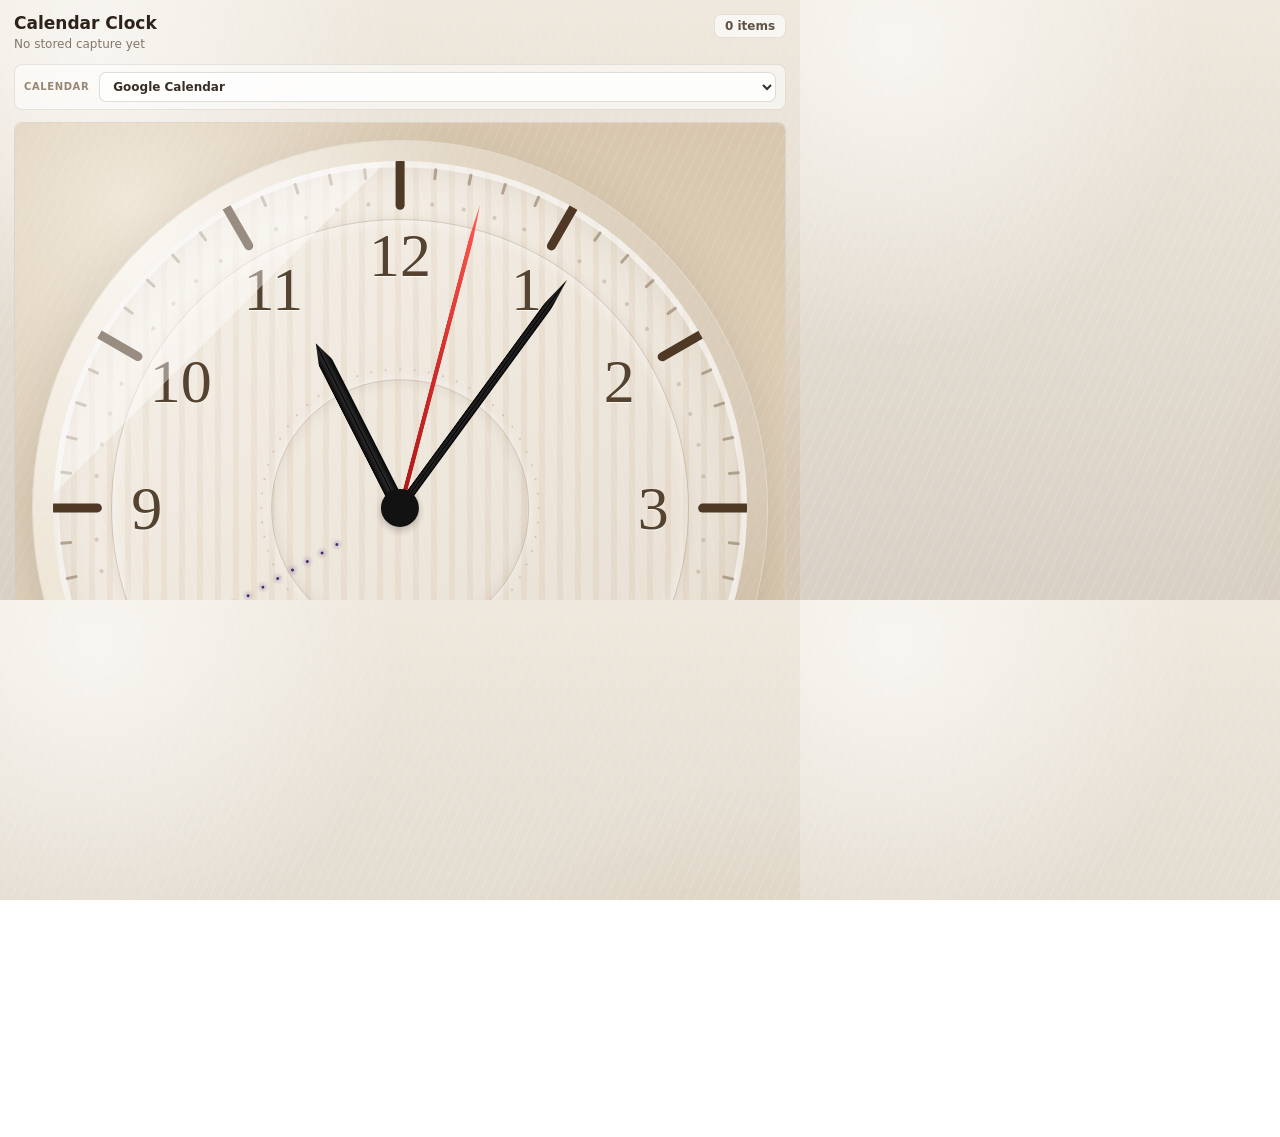
<file: src/action-popup/action-popup.html>
<!DOCTYPE html>
<html lang="en">
<head>
    <meta charset="UTF-8" />
    <meta name="viewport" content="width=device-width, initial-scale=1.0" />
    <title>Calendar Clock Snapshot</title>
    <link rel="stylesheet" href="action-popup.css" />
</head>
<body>
    <main class="popup-shell" aria-label="Calendar Clock stored snapshot">
        <header class="popup-header">
            <div>
                <h1>Calendar Clock</h1>
                <p id="snapshotStatus">Stored snapshot</p>
            </div>
            <span class="snapshot-pill" id="snapshotCount">0 items</span>
        </header>

        <section class="provider-picker" aria-label="Calendar snapshot source">
            <label for="calendarProvider">Calendar</label>
            <select id="calendarProvider">
                <option value="google">Google Calendar</option>
                <option value="outlook">Outlook Calendar</option>
            </select>
        </section>

        <section class="clock-preview" aria-label="Miniature stored clock">
            <iframe
                id="clockPreviewFrame"
                title="Miniature Calendar Clock snapshot"
                src="../clock/popup.html?embedded=1&amp;actionPopup=1&amp;provider=google"
            ></iframe>
        </section>

        <section class="snapshot-warning" id="snapshotWarning" aria-live="polite">
            This popup uses the last stored Calendar and Tasks snapshot. If Google Calendar or Tasks has not been opened recently, these items may be outdated.
        </section>

        <section class="snapshot-meta" aria-label="Snapshot details">
            <div>
                <span>Last capture</span>
                <strong id="lastUpdated">Never</strong>
            </div>
            <div>
                <span>Calendar</span>
                <strong id="calendarCount">0</strong>
            </div>
            <div>
                <span>Tasks</span>
                <strong id="taskCount">0</strong>
            </div>
        </section>

        <section class="task-section" aria-label="Stored tasks and events">
            <div class="section-title" id="snapshotListTitle">Stored tasks and events</div>
            <div class="task-list" id="taskList"></div>
        </section>

        <footer class="popup-footer">
            <button type="button" id="openCalendarButton">Open Google Calendar</button>
        </footer>
    </main>
    <script src="../providers/provider-registry.js"></script>
    <script src="../temporal-projection/temporal-projection.js"></script>
    <script src="action-popup.js"></script>
</body>
</html>
</file>
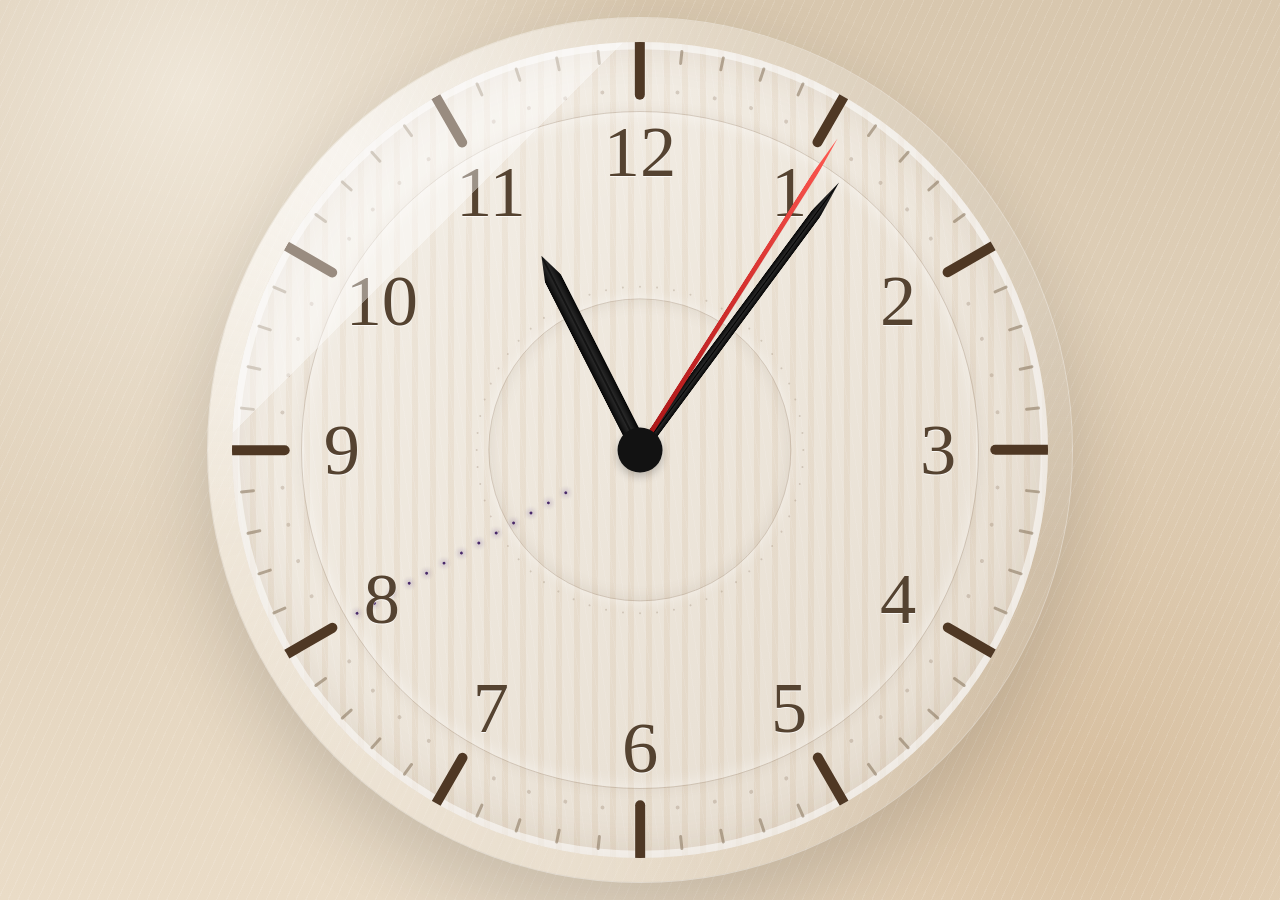
<file: src/clock/popup.html>
<!DOCTYPE html>
<html lang="en">
<head>
    <meta charset="UTF-8" />
    <meta name="viewport" content="width=device-width, initial-scale=1.0" />
    <title>Calendar Clock</title>
    <link rel="stylesheet" href="styles/base.css" />
    <link rel="stylesheet" href="styles/controls.css" />
    <link rel="stylesheet" href="styles/magnifier.css" />
    <link rel="stylesheet" href="styles/event-tooltip.css" />
</head>
<body>
    <main class="stage" id="stage" aria-label="Analog clock with liquid glass magnifying cursor">
        <div class="clock" id="clock"></div>
        <div class="magnifier" id="magnifier" aria-hidden="true">
            <div class="lens-window" id="lensWindow">
                <div class="magnified-content" id="magnifiedContent">
                    <div class="clock magnified-clock" id="magnifiedClock"></div>
                </div>
                <div class="liquid-glass-layer liquid-glass-refraction" id="lensGlassRefraction"></div>
                <div class="liquid-glass-layer liquid-glass-tint" id="lensGlassTint"></div>
                <div class="lens-shine"></div>
                <div class="lens-center-cursor" aria-hidden="true"></div>
            </div>
        </div>
    </main>
    <div class="clock-timezone-indicator" id="clockTimezoneIndicator" hidden></div>

    <div class="arc-tooltip" id="arcTooltip" aria-hidden="true"></div>
    <script src="../providers/provider-registry.js"></script>
    <script src="../temporal-projection/temporal-projection.js"></script>
    <script src="scripts/app-state.js"></script>
    <script src="scripts/face-registry.js"></script>
    <script src="scripts/event-label-layout-registry.js"></script>
    <script src="scripts/time-window.js"></script>
    <script src="scripts/event-tooltip.js"></script>
    <script src="scripts/clock-renderer.js"></script>
    <script src="scripts/magnifier-motion.js"></script>
    <script src="scripts/clock-controls.js"></script>
    <script src="scripts/calendar-bridge.js"></script>
    <script src="scripts/liquid-glass-filter.js"></script>
    <script src="scripts/app-init.js"></script>
</body>
</html>
</file>
<file: test/design-mock/design-mock.css>
:root {
    color-scheme: light;
    --mock-panel-width: 300px;
}

* {
    box-sizing: border-box;
}

html,
body {
    margin: 0;
    height: 100%;
    overflow: hidden;
    background: #23262d;
    font: 13px/1.35 "Segoe UI", Inter, Arial, sans-serif;
    color: #e6e8ee;
}

body {
    display: grid;
    grid-template-columns: var(--mock-panel-width) 1fr;
}

body.mock-panel-collapsed {
    --mock-panel-width: 44px;
}

.mock-panel {
    display: flex;
    flex-direction: column;
    gap: 10px;
    height: 100vh;
    padding: 10px;
    overflow: auto;
    background: #2c3038;
    border-right: 1px solid #3a3f49;
}

body.mock-panel-collapsed .mock-panel > :not(.mock-panel-header) {
    display: none;
}

body.mock-panel-collapsed .mock-panel-header strong {
    display: none;
}

.mock-panel-header {
    display: flex;
    align-items: center;
    justify-content: space-between;
    gap: 8px;
}

.mock-panel-header button {
    width: 24px;
    height: 24px;
    padding: 0;
    border: 1px solid #4a505c;
    border-radius: 6px;
    background: #3a3f49;
    color: inherit;
    cursor: pointer;
}

.mock-group {
    display: flex;
    flex-direction: column;
    gap: 6px;
    padding: 8px;
    border: 1px solid #3a3f49;
    border-radius: 8px;
    background: #262a31;
}

.mock-group h2 {
    margin: 0 0 2px;
    font-size: 11px;
    font-weight: 600;
    letter-spacing: .08em;
    text-transform: uppercase;
    color: #9aa3b5;
}

.mock-group label {
    display: flex;
    flex-direction: column;
    gap: 2px;
    font-size: 12px;
    color: #c7cddb;
}

.mock-group label.mock-toggle {
    flex-direction: row;
    align-items: center;
    gap: 6px;
}

.mock-group output {
    float: right;
    color: #9aa3b5;
}

.mock-group select,
.mock-group input[type="text"],
.mock-group input[type="time"] {
    width: 100%;
    padding: 4px 6px;
    border: 1px solid #4a505c;
    border-radius: 6px;
    background: #1d2026;
    color: #e6e8ee;
    font: inherit;
}

.mock-group input[type="range"] {
    width: 100%;
    margin: 0;
}

.mock-group input[type="color"] {
    width: 48px;
    height: 24px;
    padding: 0;
    border: 1px solid #4a505c;
    border-radius: 6px;
    background: none;
}

.mock-row {
    display: flex;
    gap: 6px;
}

.mock-row label {
    flex: 1;
}

.mock-actions {
    flex-direction: row;
    flex-wrap: wrap;
}

.mock-actions button {
    padding: 6px 10px;
    border: 1px solid #4a505c;
    border-radius: 6px;
    background: #3a3f49;
    color: inherit;
    font: inherit;
    cursor: pointer;
}

.mock-status {
    flex-basis: 100%;
    font-size: 11px;
    color: #9aa3b5;
}

.mock-stage {
    display: grid;
    place-items: center;
    height: 100vh;
    overflow: hidden;
    background:
        radial-gradient(circle at 50% 40%, #31353e, #1c1f25 70%);
}

.mock-frame-box {
    position: relative;
    box-shadow: 0 18px 50px rgba(0, 0, 0, .45);
    outline: 1px solid rgba(255, 255, 255, .08);
}

.mock-frame-box--mini {
    border-radius: 18px;
    overflow: hidden;
}

.mock-frame-box iframe {
    position: absolute;
    top: 0;
    left: 0;
    border: 0;
    transform-origin: top left;
    background: #fff;
}
</file>
<file: src/action-popup/action-popup.css>
*,
*::before,
*::after {
    box-sizing: border-box;
}

html,
body {
    width: 800px;
    height: 600px;
    margin: 0;
}

html {
    overflow: hidden;
}

body {
    overflow-x: hidden;
    overflow-y: auto;
    color: #2c221a;
    background:
        repeating-linear-gradient(115deg, rgba(255, 255, 255, .14) 0 1px, transparent 1px 9px),
        radial-gradient(circle at 12% 8%, rgba(255, 255, 255, .62), transparent 34%),
        radial-gradient(circle at 92% 84%, rgba(184, 141, 90, .22), transparent 36%),
        linear-gradient(180deg, #eee8dd 0%, #d8d0c4 100%);
    font-family: Inter, Outfit, system-ui, -apple-system, BlinkMacSystemFont, "Segoe UI", sans-serif;
}

button {
    font: inherit;
}

.popup-shell {
    display: grid;
    grid-template-areas:
        "header"
        "provider"
        "preview"
        "warning"
        "meta"
        "tasks"
        "footer";
    grid-template-columns: minmax(0, 1fr);
    grid-template-rows: auto auto auto auto auto auto auto;
    gap: 12px;
    width: 100%;
    min-height: 600px;
    padding: 14px;
}

.popup-header {
    grid-area: header;
    display: flex;
    align-items: start;
    justify-content: space-between;
    gap: 12px;
}

.popup-header h1 {
    margin: 0;
    font-size: 17px;
    line-height: 1.15;
    font-weight: 750;
    letter-spacing: 0;
}

.popup-header p {
    margin: 3px 0 0;
    color: rgba(71, 53, 35, .66);
    font-size: 12px;
    line-height: 1.25;
}

.snapshot-pill {
    flex: 0 0 auto;
    min-width: 72px;
    padding: 5px 8px;
    border: 1px solid rgba(110, 85, 61, .14);
    border-radius: 7px;
    background: rgba(255, 255, 255, .62);
    color: rgba(62, 45, 29, .82);
    font-size: 12px;
    font-weight: 700;
    line-height: 1;
    text-align: center;
}

.provider-picker {
    grid-area: provider;
    display: grid;
    grid-template-columns: auto minmax(0, 1fr);
    align-items: center;
    gap: 10px;
    padding: 7px 9px;
    border: 1px solid rgba(110, 85, 61, .14);
    border-radius: 8px;
    background: rgba(255, 255, 255, .54);
}

.provider-picker label {
    color: rgba(110, 85, 61, .7);
    font-size: 10px;
    font-weight: 800;
    letter-spacing: .6px;
    text-transform: uppercase;
}

.provider-picker select {
    width: 100%;
    height: 30px;
    padding: 0 30px 0 9px;
    border: 1px solid rgba(110, 85, 61, .2);
    border-radius: 7px;
    color: rgba(45, 33, 22, .94);
    background: rgba(255, 255, 255, .78);
    font: inherit;
    font-size: 12px;
    font-weight: 700;
}

.provider-picker select:focus-visible {
    outline: 2px solid rgba(184, 141, 90, .6);
    outline-offset: 2px;
}

.clock-preview {
    grid-area: preview;
    width: 100%;
    aspect-ratio: 1 / 1;
    min-height: 0;
    overflow: hidden;
    border: 1px solid rgba(110, 85, 61, .18);
    border-radius: 8px;
    background: rgba(248, 246, 241, .72);
    box-shadow: inset 0 0 0 1px rgba(255, 255, 255, .36);
}

.clock-preview iframe {
    display: block;
    width: 100%;
    height: 100%;
    border: 0;
    pointer-events: none;
}

.snapshot-warning {
    grid-area: warning;
    padding: 8px 9px;
    border: 1px solid rgba(176, 119, 32, .28);
    border-radius: 8px;
    background: rgba(255, 246, 225, .72);
    color: rgba(86, 57, 17, .88);
    font-size: 12px;
    line-height: 1.35;
}

.snapshot-meta {
    grid-area: meta;
    display: grid;
    grid-template-columns: repeat(3, minmax(0, 1fr));
    gap: 9px;
}

.snapshot-meta div {
    min-width: 0;
    padding: 7px;
    border: 1px solid rgba(110, 85, 61, .12);
    border-radius: 8px;
    background: rgba(255, 255, 255, .54);
}

.snapshot-meta span,
.section-title {
    display: block;
    color: rgba(110, 85, 61, .62);
    font-size: 9px;
    font-weight: 800;
    letter-spacing: .7px;
    line-height: 1.15;
    text-transform: uppercase;
}

.snapshot-meta strong {
    display: block;
    min-width: 0;
    margin-top: 3px;
    overflow: hidden;
    color: rgba(45, 33, 22, .92);
    font-size: 12px;
    line-height: 1.2;
    text-overflow: ellipsis;
    white-space: nowrap;
}

.task-section {
    grid-area: tasks;
    display: grid;
    grid-template-rows: auto auto;
    gap: 7px;
    min-height: 0;
}

.task-list {
    display: grid;
    align-content: start;
    gap: 6px;
    min-height: 0;
    overflow: visible;
    padding-right: 2px;
}

.snapshot-date-label {
    margin: 4px 1px -1px;
    color: rgba(110, 85, 61, .7);
    font-size: 10px;
    font-weight: 800;
    letter-spacing: .35px;
    line-height: 1.2;
    text-transform: uppercase;
}

.task-row {
    display: grid;
    grid-template-columns: 10px minmax(0, 1fr) auto;
    align-items: center;
    gap: 7px;
    padding: 6px 7px;
    border: 1px solid rgba(110, 85, 61, .10);
    border-radius: 7px;
    background: rgba(255, 255, 255, .46);
}

.task-dot {
    width: 10px;
    height: 10px;
    border-radius: 50%;
    background: var(--item-color, #b88d5a);
}

.task-title {
    min-width: 0;
    overflow: hidden;
    color: rgba(35, 28, 20, .94);
    font-size: 12px;
    font-weight: 650;
    line-height: 1.2;
    text-overflow: ellipsis;
    white-space: nowrap;
}

.task-time {
    color: rgba(70, 51, 32, .66);
    font-size: 11px;
    line-height: 1.2;
    white-space: nowrap;
}

.empty-state {
    padding: 10px;
    border: 1px dashed rgba(110, 85, 61, .2);
    border-radius: 8px;
    color: rgba(70, 51, 32, .66);
    background: rgba(255, 255, 255, .36);
    font-size: 12px;
    line-height: 1.35;
}

.popup-footer {
    grid-area: footer;
    display: flex;
}

.popup-footer button {
    width: 100%;
    height: 32px;
    border: 0;
    border-radius: 8px;
    background: #b88d5a;
    color: white;
    cursor: pointer;
    font-size: 12px;
    font-weight: 750;
}

.popup-footer button:hover {
    background: #a3794b;
}
</file>
<file: src/clock/styles/base.css>
/* Defines page reset, theme variables, body modes, and the central stage layout. */
*,
        *::before,
        *::after {
            box-sizing: border-box;
            margin: 0;
            padding: 0;
        }

        :root {
            --rim-highlight: rgba(255, 255, 255, .68);
            --rim-mid: rgba(239, 234, 225, .44);
            --rim-shadow: rgba(176, 168, 156, .26);
            --face: #eee7dc;
            --rim-width: clamp(9px, 2.7vmin, 24px);

            --page-texture-angle: 115deg;
            --face-texture-angle: 82deg;

            --page-texture:
                repeating-linear-gradient(var(--page-texture-angle),
                    rgba(255, 255, 255, .12) 0 1px,
                    transparent 1px 9px);

            --page-bg-base:
                radial-gradient(circle at 15% 10%, rgba(255, 252, 245, .58), transparent 34%),
                radial-gradient(circle at 85% 88%, rgba(184, 141, 90, .34), transparent 36%),
                linear-gradient(180deg, #d8c7ae 0%, #eadcc7 100%);

            --face-texture:
                repeating-linear-gradient(var(--face-texture-angle),
                    rgba(255, 255, 255, .10) 0 1px,
                    transparent 1px 8px);

            --face-grain:
                repeating-linear-gradient(90deg,
                    rgba(184, 141, 90, .10) 0 6px,
                    rgba(255, 255, 255, 0) 6px 18px);

            --page-bg: var(--page-texture), var(--page-bg-base);

            --ink: #111111;
            --second: #d5312f;
            --lens-size: 550px;
            --magnify: 1.55;
            --clock-margin: 18px;
        }

        html {
            width: 100%;
            height: 100%;
        }

        body {
            width: 100vw;
            height: 100vh;
            min-height: 100vh;
            min-height: 100dvh;
            display: grid;
            place-items: center;
            overflow: hidden;
            background: var(--page-bg);
            font-family: Georgia, "Times New Roman", serif;
        }

        .stage {
            position: relative;
            touch-action: pinch-zoom;
            /* --clock-fit-scale shrinks the dial when Full-mode flyouts need room. */
            width: calc(min(100vw - var(--clock-margin) * 2, 100vh - var(--clock-margin) * 2) * var(--clock-fit-scale, 1));
            height: calc(min(100vw - var(--clock-margin) * 2, 100vh - var(--clock-margin) * 2) * var(--clock-fit-scale, 1));
            display: grid;
            place-items: center;
        }

        .clock {
            width: 100%;
            height: 100%;
            border-radius: 50%;
            position: relative;
            overflow: hidden;
        }

        .stage.is-window-start-grabbable,
        .stage.is-window-start-grabbable * {
            cursor: grab !important;
        }

        .stage.is-window-start-dragging,
        .stage.is-window-start-dragging * {
            cursor: grabbing !important;
            user-select: none;
        }

        .stage.is-window-start-dragging .magnifier {
            visibility: hidden;
            opacity: 0 !important;
            pointer-events: none;
        }

        .time-arcs {
            overflow: visible;
        }
</file>
<file: src/clock/styles/controls.css>
/* Styles the clock timezone indicator shown in the embedded clock frame. */
.clock-timezone-indicator {
            position: fixed;
            right: 14px;
            bottom: 12px;
            z-index: 45;
            max-width: min(440px, calc(100vw - 28px));
            padding: 6px 9px;
            border: 1px solid rgba(110, 85, 61, .22);
            border-radius: 8px;
            background: rgba(248, 246, 241, .74);
            box-shadow: 0 .8vmin 1.8vmin rgba(0, 0, 0, .09);
            color: rgba(54, 40, 27, .74);
            font: 12px/1.25 Georgia, "Times New Roman", serif;
            text-align: right;
            pointer-events: none;
        }

        .clock-timezone-indicator[hidden],
        body.action-popup-clock .clock-timezone-indicator {
            display: none;
        }

        body.clock-mode-mini .clock-timezone-indicator {
            right: 10px;
            bottom: 8px;
            max-width: calc(100vw - 20px);
            padding: 5px 7px;
            font-size: 10px;
        }
</file>
<file: src/clock/styles/magnifier.css>
/* Styles the liquid-glass magnifier and its optical layers. */
.magnifier {
            position: absolute;
            width: var(--lens-size);
            height: var(--lens-size);
            left: 0;
            top: 0;
            border-radius: 50%;
            opacity: 0;
            pointer-events: none;
            overflow: visible;
            transform: translate(-50%, -50%) scale(.92);
            transition: opacity .18s ease, transform .18s ease;
            z-index: 20;
            filter: drop-shadow(0 2.3vmin 2.5vmin rgba(0, 0, 0, .18));
            will-change: left, top, transform;
        }

        .stage {
            --auto-attention-glow: rgba(255, 184, 77, .66);
            --auto-attention-ring: rgba(255, 224, 164, .72);
        }

        .stage.is-auto-attention-start {
            --auto-attention-glow: rgba(91, 155, 255, .58);
            --auto-attention-ring: rgba(179, 215, 255, .72);
        }

        .stage.is-auto-attention-end {
            --auto-attention-glow: rgba(255, 150, 64, .7);
            --auto-attention-ring: rgba(255, 218, 150, .78);
        }

        .stage.is-auto-magnifying .magnifier {
            pointer-events: auto;
            cursor: pointer;
        }

        .stage.is-auto-attention .magnifier {
            filter:
                drop-shadow(0 2.3vmin 2.5vmin rgba(0, 0, 0, .18))
                drop-shadow(0 0 1.3vmin var(--auto-attention-glow));
        }

        .stage.is-hovering .magnifier,
        .stage.is-auto-magnifying .magnifier {
            opacity: 1;
            transform: translate(-50%, -50%) scale(1);
        }

        .stage.is-magnifier-disabled .magnifier {
            display: none;
        }

        .stage.is-hovering {
            cursor: none;
        }

        .lens-window,
        .magnified-content {
            position: absolute;
            inset: 0;
            border-radius: inherit;
            overflow: hidden;
            isolation: isolate;
            z-index: 1;
            background: var(--page-bg);
            will-change: filter;
        }

        .lens-window {
            box-shadow:
                inset 0 0 0 1px rgba(255, 255, 255, .70),
                inset 0 0 4.2vmin rgba(255, 255, 255, .26),
                inset 0 -2.8vmin 4.8vmin rgba(73, 43, 12, .10),
                0 1.8vmin 4.2vmin rgba(0, 0, 0, .15);
            --lens-glare-x: 28%;
            --lens-glare-y: 20%;
        }

        .stage.is-auto-attention .lens-window {
            animation: auto-attention-ring-pulse 1.15s ease-in-out infinite;
        }

        @keyframes auto-attention-ring-pulse {
            0%,
            100% {
                box-shadow:
                    inset 0 0 0 1px rgba(255, 255, 255, .70),
                    inset 0 0 4.2vmin rgba(255, 255, 255, .26),
                    inset 0 -2.8vmin 4.8vmin rgba(73, 43, 12, .10),
                    0 1.8vmin 4.2vmin rgba(0, 0, 0, .15),
                    0 0 0 .08vmin var(--auto-attention-ring);
            }
            50% {
                box-shadow:
                    inset 0 0 0 1px rgba(255, 255, 255, .82),
                    inset 0 0 4.2vmin rgba(255, 255, 255, .32),
                    inset 0 -2.8vmin 4.8vmin rgba(73, 43, 12, .10),
                    0 1.8vmin 4.2vmin rgba(0, 0, 0, .15),
                    0 0 0 .48vmin var(--auto-attention-ring),
                    0 0 1.6vmin .18vmin var(--auto-attention-glow);
            }
        }

        .magnified-clock {
            position: absolute;
            left: 0;
            top: 0;
            width: 100%;
            height: 100%;
            border-radius: 50%;
            transform-origin: 0 0;
            will-change: transform;
        }

        .liquid-glass-layer,
        .lens-shine {
            position: absolute;
            inset: 0;
            border-radius: inherit;
            pointer-events: none;
        }

        .liquid-glass-refraction {
            z-index: 8;
            background:
                radial-gradient(circle at 24% 18%, rgba(255, 255, 255, .20), transparent 24%),
                radial-gradient(circle at 68% 80%, rgba(255, 255, 255, .075), transparent 38%);
            mix-blend-mode: screen;
        }

        .liquid-glass-tint {
            background:
                radial-gradient(circle at 30% 22%, rgba(255, 255, 255, .12), transparent 22%),
                radial-gradient(circle at 68% 80%, rgba(255, 255, 255, .035), transparent 34%),
                rgba(255, 255, 255, .02);
            mix-blend-mode: screen;
        }

        .lens-shine {
            background:
                radial-gradient(ellipse at 25% 18%, rgba(255, 255, 255, .42) 0 7%, rgba(255, 255, 255, .14) 12%, transparent 27%),
                radial-gradient(circle at 51% 49%, transparent 0 55%, rgba(255, 255, 255, .06) 69%, rgba(255, 255, 255, .18) 100%),
                linear-gradient(138deg, rgba(255, 255, 255, .18) 0 18%, rgba(255, 255, 255, .025) 35%, transparent 58%);
            mix-blend-mode: screen;
        }

        .lens-center-cursor {
            position: absolute;
            left: 50%;
            top: 50%;
            width: max(20px, 4.4vmin);
            height: max(20px, 4.4vmin);
            z-index: 12;
            pointer-events: none;
            opacity: 0;
            transform: translate(-50%, -50%);
            filter:
                blur(.12vmin)
                drop-shadow(0 0 .22vmin rgba(0, 0, 0, .38))
                drop-shadow(0 0 .55vmin rgba(255, 255, 255, .72));
            transition: opacity .14s ease;
        }

        .lens-center-cursor::before,
        .lens-center-cursor::after {
            content: "";
            position: absolute;
            left: 50%;
            top: 50%;
            background: rgba(255, 255, 255, .96);
            border-radius: 999px;
            transform: translate(-50%, -50%);
        }

        .lens-center-cursor::before {
            width: 100%;
            height: max(1.5px, .22vmin);
        }

        .lens-center-cursor::after {
            width: max(1.5px, .22vmin);
            height: 100%;
        }

        .stage.is-magnifier-center-cursor-visible .lens-center-cursor {
            opacity: 1;
        }
</file>
<file: src/clock/styles/event-tooltip.css>
/* Hover chip for Calendar event arcs: light by default, dark when the OS prefers dark. */
.arc-tooltip {
  --tip-bg: rgba(255, 253, 248, .97);
  --tip-ink: rgba(38, 32, 26, .94);
  --tip-ink-soft: rgba(38, 32, 26, .58);
  --tip-ink-status: rgba(38, 32, 26, .8);
  --tip-border: rgba(38, 32, 26, .14);
  --tip-track: rgba(38, 32, 26, .08);
  --tip-shadow: 0 8px 22px rgba(60, 40, 20, .18);
  position: fixed;
  left: 0;
  top: 0;
  z-index: 80;
  box-sizing: border-box;
  width: max-content;
  min-width: 200px;
  max-width: min(320px, calc(100vw - 28px));
  padding: 10px 14px 12px;
  overflow: hidden;
  border: 1px solid var(--tip-border);
  border-radius: 8px;
  background: var(--tip-bg);
  color: var(--tip-ink);
  box-shadow: var(--tip-shadow);
  font-family: "Segoe UI", system-ui, sans-serif;
  font-size: 15px;
  line-height: 1.3;
  opacity: 0;
  visibility: hidden;
  pointer-events: none;
  overflow-wrap: anywhere;
  transform: translate(14px, 14px) scale(.98);
  transition: opacity .14s ease, transform .14s ease, visibility .14s ease;
}

@media (prefers-color-scheme: dark) {
  .arc-tooltip {
    --tip-bg: rgba(34, 29, 24, .94);
    --tip-ink: rgba(243, 238, 230, .96);
    --tip-ink-soft: rgba(243, 238, 230, .6);
    --tip-ink-status: rgba(243, 238, 230, .85);
    --tip-border: rgba(255, 255, 255, .06);
    --tip-track: rgba(255, 255, 255, .08);
    --tip-shadow: 0 8px 22px rgba(0, 0, 0, .28);
  }
}

.arc-tooltip.is-visible {
  opacity: 1;
  visibility: visible;
  pointer-events: auto;
}

.arc-tooltip-title {
  display: flex;
  align-items: center;
  gap: 7px;
  font-weight: 600;
}

.arc-tooltip-title span:last-child {
  min-width: 0;
}

.arc-tooltip-dot {
  flex: 0 0 auto;
  width: 7px;
  height: 7px;
  border-radius: 50%;
  background: var(--arc-tooltip-color, #b88d5a);
}

.arc-tooltip-meta {
  margin-top: 3px;
  color: var(--tip-ink-soft);
  font-size: 12.5px;
  font-variant-numeric: tabular-nums;
}

.arc-tooltip-status {
  margin-top: 7px;
  color: var(--tip-ink-status);
  font-size: 11px;
  font-variant-numeric: tabular-nums;
  letter-spacing: .12em;
  text-transform: uppercase;
}

/* Progress runs along the bottom edge of the chip. */
.arc-tooltip-progress {
  position: absolute;
  left: 0;
  right: 0;
  bottom: 0;
  height: 3px;
  background: var(--tip-track);
}

.arc-tooltip-progress span {
  display: block;
  height: 100%;
  background: var(--arc-tooltip-color, #b88d5a);
}
</file>
